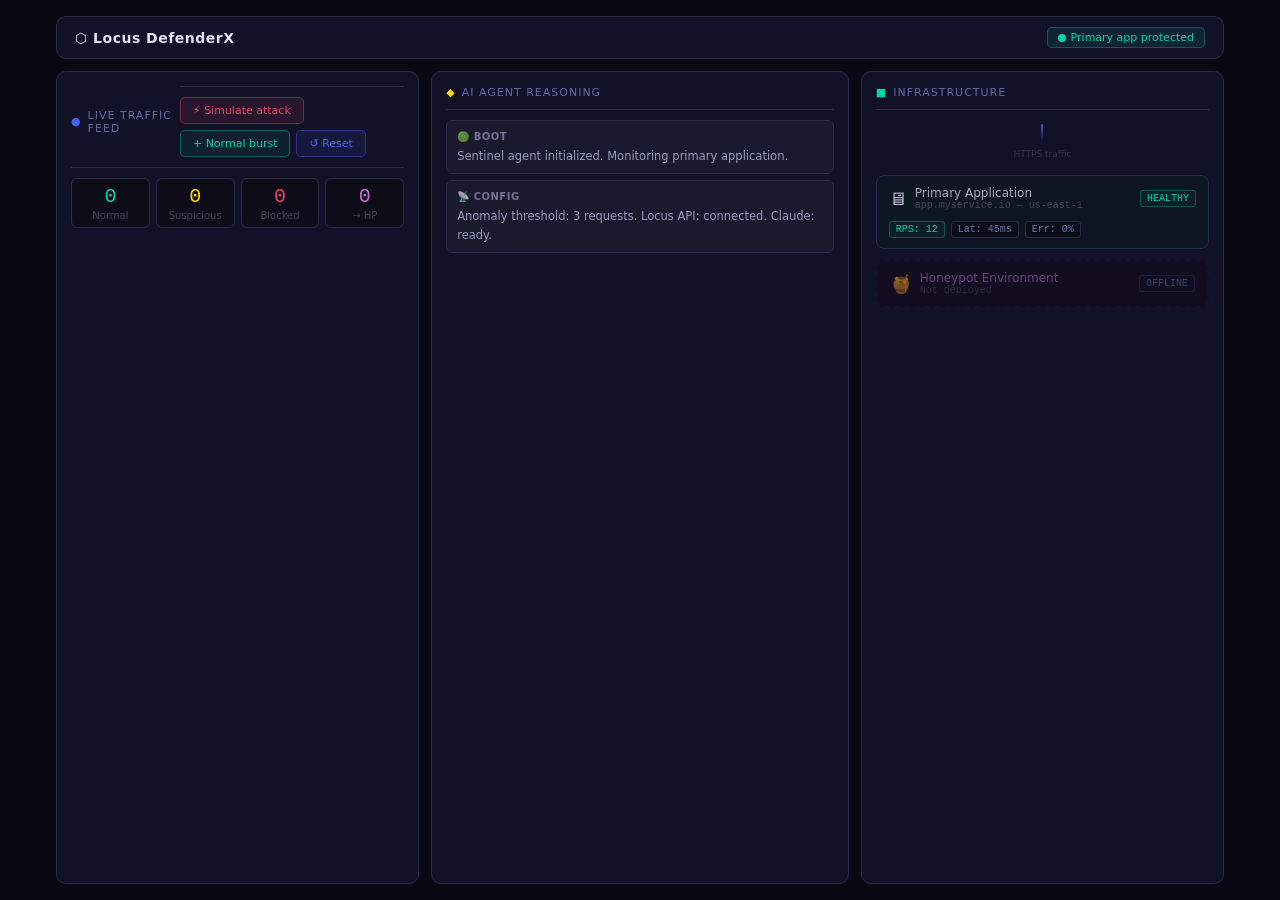
<file: second-website/index.html>
<!DOCTYPE html>
<html lang="en">
<head>
  <meta charset="UTF-8" />
  <meta name="viewport" content="width=device-width, initial-scale=1.0" />
  <title>Locus DefenderX</title>
  <link rel="stylesheet" href="styles.css" />
</head>
<body>
<div id="app">

  <div class="top-bar">
    <span class="logo">⬡ Locus DefenderX</span>
    <div style="flex:1"></div>
    <span class="status-chip chip-ok" id="main-status">
      <span class="dot g" id="main-dot"></span>
      <span id="main-status-txt">Primary app protected</span>
    </span>
    <span class="status-chip chip-hp" id="hp-status" style="display:none">
      <span class="dot" style="background:#d06fd0"></span> Honeypot active
    </span>
  </div>

  <div class="main-grid">

    <!-- Panel 1: Traffic feed -->
    <div class="panel">
      <div class="panel-title"><span style="color:#4361ee">●</span> live traffic feed
        <div class="btn-row">
          <button class="sim-btn btn-atk" onclick="triggerAttack()">⚡ Simulate attack</button>
          <button class="sim-btn btn-norm" onclick="triggerNormal()">+ Normal burst</button>
          <button class="sim-btn btn-reset" onclick="resetSystem()">↺ Reset</button>
        </div>
      </div>
      <div class="counter-row">
        <div class="counter"><div class="counter-val c-g" id="cnt-ok">0</div><div class="counter-lbl">Normal</div></div>
        <div class="counter"><div class="counter-val c-y" id="cnt-sus">0</div><div class="counter-lbl">Suspicious</div></div>
        <div class="counter"><div class="counter-val c-r" id="cnt-atk">0</div><div class="counter-lbl">Blocked</div></div>
        <div class="counter"><div class="counter-val c-p" id="cnt-hp">0</div><div class="counter-lbl">→ HP</div></div>
      </div>
      <div id="traffic-feed" class="traffic-feed"></div>
    </div>

    <!-- Panel 2: AI agent -->
    <div class="panel">
      <div class="panel-title"><span style="color:#ffd60a">◆</span> ai agent reasoning</div>
      <div id="agent-log" class="agent-log"></div>
    </div>

    <!-- Panel 3: Infrastructure -->
    <div class="panel">
      <div class="panel-title"><span style="color:#06d6a0">■</span> infrastructure</div>

      <div class="attacker-box" id="attacker-box">
        ☠ Attacker: <span id="attacker-ip">—</span><br>
        <span style="color:#774455;font-size:10px">Pattern: <span id="attacker-pattern">—</span></span>
      </div>

      <div class="flow-box">
        <div class="flow-line normal" id="flow-line"></div>
        <span style="font-size:9px;color:#334">HTTPS traffic</span>
      </div>

      <div class="infra-box primary-infra" id="primary-box">
        <div style="display:flex;align-items:center;gap:8px">
          <span style="font-size:18px">🖥</span>
          <div>
            <div class="infra-name">Primary Application</div>
            <div class="infra-url">app.myservice.io — us-east-1</div>
          </div>
          <div style="margin-left:auto" id="primary-health" class="stat live">HEALTHY</div>
        </div>
        <div class="infra-stats">
          <span class="stat live" id="stat-rps">RPS: 12</span>
          <span class="stat" id="stat-lat">Lat: 45ms</span>
          <span class="stat" id="stat-err">Err: 0%</span>
        </div>
      </div>

      <div class="reroute-arrow" id="reroute-arrow">↙ attack traffic rerouted ↗</div>

      <div class="infra-box honey-infra" id="honeypot-box">
        <div style="display:flex;align-items:center;gap:8px">
          <span style="font-size:18px">🍯</span>
          <div>
            <div class="infra-name" style="color:#c06fc0">Honeypot Environment</div>
            <div class="infra-url" id="hp-url">Not deployed</div>
          </div>
          <div style="margin-left:auto" id="hp-health" class="stat">OFFLINE</div>
        </div>
        <div class="deploy-status" id="deploy-status">
          <span class="deploy-step" id="step-1">[ ] Locus API: allocate environment</span>
          <span class="deploy-step" id="step-2">[ ] Clone app image → honeypot</span>
          <span class="deploy-step" id="step-3">[ ] Inject deception layer</span>
          <span class="deploy-step" id="step-4">[ ] Update BGP routing table</span>
          <span class="deploy-step" id="step-5">[ ] Honeypot live — rerouting</span>
        </div>
      </div>

      <div class="overlay-msg" id="alert-msg">🚨 ATTACK DETECTED — Deploying honeypot</div>

    </div>

  </div>
</div>

<script>
  const feed     = document.getElementById('traffic-feed');
  const agentLog = document.getElementById('agent-log');

  let counters         = { ok: 0, sus: 0, atk: 0, hp: 0 };
  let honeypotActive   = false;
  let isAnalyzing      = false;
  let attackerIP       = '';
  let attackPattern    = '';
  let suspiciousBuffer = [];

  const normalPaths   = ['/api/users','/','/api/products','/health','/api/orders','/static/main.js','/api/search','/favicon.ico','/api/auth/refresh'];
  const attackPaths   = ["';DROP TABLE users;--",'/../../../etc/passwd','/api/admin/dump','<script>alert(1)<\/script>','/wp-admin/setup-config.php','/.env','/api/users?id=1 OR 1=1','/%00../etc/shadow','/api/exec?cmd=whoami'];
  const attackIPs     = ['185.220.101.47','45.33.32.156','198.54.117.200','94.102.61.10','89.248.165.0'];
  const attackMethods = ['GET','POST','POST','GET'];

  const rand   = arr => arr[Math.floor(Math.random() * arr.length)];
  const randIP = () => `${~~(Math.random()*200+10)}.${~~(Math.random()*255)}.${~~(Math.random()*255)}.${~~(Math.random()*255)}`;
  const ts     = () => new Date().toISOString().slice(11,19);
  const sleep  = ms => new Promise(r => setTimeout(r, ms));

  function addTraffic(type, method, path, ip, extra = '') {
    const el = document.createElement('div');
    el.className = `req ${type}`;
    el.innerHTML =
      `<span style="color:#44446a;font-size:10px">${ts()} ${ip}</span><br>` +
      `<strong>${method}</strong> ${path}` +
      (extra ? `<br><span style="font-size:10px;opacity:.6">${extra}</span>` : '');
    feed.appendChild(el);
    feed.scrollTop = feed.scrollHeight;
    if (feed.children.length > 100) feed.removeChild(feed.firstChild);
  }

  function addLog(type, tag, html) {
    const el = document.createElement('div');
    el.className = `log-entry log-${type}`;
    el.innerHTML = `<span class="tag">${tag}</span>${html}`;
    agentLog.appendChild(el);
    agentLog.scrollTop = agentLog.scrollHeight;
    if (agentLog.children.length > 50) agentLog.removeChild(agentLog.firstChild);
    return el;
  }

  function updateCounters() {
    document.getElementById('cnt-ok').textContent  = counters.ok;
    document.getElementById('cnt-sus').textContent = counters.sus;
    document.getElementById('cnt-atk').textContent = counters.atk;
    document.getElementById('cnt-hp').textContent  = counters.hp;
  }

  function spawnNormal() {
    addTraffic('normal', Math.random() > 0.7 ? 'POST' : 'GET', rand(normalPaths), randIP());
    counters.ok++;
    updateCounters();
    document.getElementById('stat-rps').textContent = `RPS: ${~~(Math.random()*8+8)}`;
    document.getElementById('stat-lat').textContent = `Lat: ${~~(Math.random()*30+35)}ms`;
  }

  function spawnAttack() {
    if (!attackerIP) attackerIP = rand(attackIPs);
    const path    = rand(attackPaths);
    attackPattern = path.length > 22 ? path.slice(0,22) + '…' : path;
    const method  = rand(attackMethods);

    if (honeypotActive) {
      addTraffic('rerouted', method, path, attackerIP, '→ honeypot.locus.io');
      counters.hp++;
    } else {
      addTraffic('suspicious', method, path, attackerIP, '⚠ anomalous pattern');
      counters.sus++;
      suspiciousBuffer.push({ method, path, ip: attackerIP });
      if (suspiciousBuffer.length >= 3 && !isAnalyzing && !honeypotActive) {
        const sample = [...suspiciousBuffer];
        suspiciousBuffer = [];
        addLog('info', '🔍 THRESHOLD HIT', 'Anomaly threshold reached. Escalating to AI analysis.');
        analyzeWithClaude(sample);
      }
    }
    updateCounters();
  }

  async function analyzeWithClaude(sample) {
    isAnalyzing = true;
    const thinkEl = addLog('think', '🤔 ANALYZING',
      `<span class="spinner"></span>Inspecting ${sample.length} suspicious requests<span class="thinking-dots"></span>`
    );
    try {
      const res    = await fetch('/api/analyze', {
        method: 'POST',
        headers: { 'Content-Type': 'application/json' },
        body: JSON.stringify({ trafficSample: sample })
      });
      const result = await res.json();
      thinkEl.remove();
      addLog('think', '🧠 AI VERDICT',
        `<strong>${result.verdict === 'attack' ? '⚠️ ATTACK CONFIRMED' : '✓ Benign traffic'}</strong><br>` +
        `${result.reasoning}<br>` +
        `<span style="opacity:.6;font-size:10px">Confidence: ${result.confidence}% | Type: ${result.attack_type || 'N/A'}</span>`
      );
      if (result.verdict === 'attack') await handleAttack(result);
      else addLog('info', 'ℹ️ DECISION', 'Traffic classified as benign. Monitoring resumed.');
    } catch {
      thinkEl.remove();
      addLog('alert', '⚡ FALLBACK', 'API unreachable — heuristic detection active. Attack confirmed.');
      await handleAttack({ attack_type: 'Multi-vector Attack', confidence: 85, reasoning: 'Heuristic: multiple IOCs matched' });
    }
    isAnalyzing = false;
  }

  async function handleAttack(result) {
    counters.atk++;
    updateCounters();
    document.getElementById('alert-msg').classList.add('show');
    document.getElementById('primary-box').classList.add('under-attack');
    document.getElementById('primary-health').textContent = 'UNDER ATTACK';
    document.getElementById('primary-health').className   = 'stat danger';
    document.getElementById('main-status').className      = 'status-chip chip-atk';
    document.getElementById('main-status-txt').textContent = 'Attack detected';
    document.getElementById('main-dot').className          = 'dot r';
    document.getElementById('attacker-box').classList.add('show');
    document.getElementById('attacker-ip').textContent      = attackerIP;
    document.getElementById('attacker-pattern').textContent = attackPattern;

    addLog('alert', '🚨 EXECUTIVE DECISION',
      `Attack type: <strong>${result.attack_type}</strong><br>Initiating autonomous honeypot deployment.`
    );
    await sleep(700);
    addLog('locus', '📡 LOCUS API CALL',
      `POST /environments/create<br>` +
      `<span style="font-size:10px;opacity:.7">{"type":"mirror","source":"app.myservice.io","deception":true}</span>`
    );
    await deployHoneypot();
  }

  async function deployHoneypot() {
    document.getElementById('deploy-status').classList.add('show');
    const steps = ['step-1','step-2','step-3','step-4','step-5'];
    const done  = [
      '✓ Locus API: environment allocated (eu-west-2)',
      '✓ App image cloned → honeypot-45a2f.locus.io',
      '✓ Deception layer injected (fake data, trackers)',
      '✓ BGP routing table updated',
      '✓ Honeypot live — attack traffic rerouted'
    ];
    for (let i = 0; i < steps.length; i++) {
      const el = document.getElementById(steps[i]);
      el.className   = 'deploy-step active';
      el.textContent = '⏳ ' + el.textContent.slice(4);
      await sleep(600);
      el.className   = 'deploy-step done';
      el.textContent = done[i];
    }
    await sleep(200);
    activateHoneypot();
  }

  function activateHoneypot() {
    honeypotActive = true;
    document.getElementById('honeypot-box').classList.add('active');
    document.getElementById('hp-url').textContent    = 'honeypot-45a2f.locus.io';
    document.getElementById('hp-url').style.color    = '#8855aa';
    document.getElementById('hp-health').textContent = 'LIVE';
    document.getElementById('hp-health').className   = 'stat';
    document.getElementById('hp-health').style.cssText =
      'color:#d06fd0;border-color:rgba(181,23,158,.4);background:rgba(181,23,158,.1);' +
      'font-size:10px;padding:2px 6px;border-radius:3px;font-family:var(--mono)';
    document.getElementById('hp-status').style.display = 'flex';
    document.getElementById('alert-msg').classList.remove('show');
    document.getElementById('reroute-arrow').classList.add('show');
    document.getElementById('flow-line').className = 'flow-line attack';
    document.getElementById('primary-box').classList.remove('under-attack');
    document.getElementById('primary-health').textContent = 'PROTECTED';
    document.getElementById('primary-health').className   = 'stat live';
    document.getElementById('main-status').className      = 'status-chip chip-ok';
    document.getElementById('main-status-txt').textContent = 'Primary app protected';
    document.getElementById('main-dot').className          = 'dot g';

    addLog('action', '✅ HONEYPOT ACTIVE',
      `Mirror env live at <strong>honeypot-45a2f.locus.io</strong><br>` +
      `All traffic from <strong>${attackerIP}</strong> rerouted.<br>` +
      `<span style="opacity:.6;font-size:10px">Attacker is unaware. Primary app restored.</span>`
    );
  }

  function triggerAttack() {
    addLog('info', '📌 MANUAL', 'Simulating attack sequence...');
    attackerIP = rand(attackIPs);
    let i = 0;
    const t = setInterval(() => { spawnAttack(); if (++i >= 6) clearInterval(t); }, 500);
  }

  function triggerNormal() {
    let i = 0;
    const t = setInterval(() => { spawnNormal(); if (++i >= 8) clearInterval(t); }, 180);
  }

  function resetSystem() {
    honeypotActive = false; isAnalyzing = false;
    attackerIP = ''; attackPattern = '';
    counters = { ok:0, sus:0, atk:0, hp:0 };
    suspiciousBuffer = [];
    updateCounters();
    feed.innerHTML = ''; agentLog.innerHTML = '';

    ['honeypot-box','attacker-box','reroute-arrow','alert-msg'].forEach(id =>
      document.getElementById(id).classList.remove('active','show')
    );
    document.getElementById('primary-box').classList.remove('under-attack');
    document.getElementById('primary-health').textContent = 'HEALTHY';
    document.getElementById('primary-health').className   = 'stat live';
    document.getElementById('hp-url').textContent         = 'Not deployed';
    document.getElementById('hp-url').style.color         = '';
    document.getElementById('hp-health').textContent      = 'OFFLINE';
    document.getElementById('hp-health').className        = 'stat';
    document.getElementById('hp-health').style.cssText    = '';
    document.getElementById('hp-status').style.display    = 'none';
    document.getElementById('deploy-status').classList.remove('show');
    document.getElementById('flow-line').className         = 'flow-line normal';
    document.getElementById('main-status').className       = 'status-chip chip-ok';
    document.getElementById('main-status-txt').textContent = 'Primary app protected';
    document.getElementById('main-dot').className          = 'dot g';

    [
      ['step-1','[ ] Locus API: allocate environment'],
      ['step-2','[ ] Clone app image → honeypot'],
      ['step-3','[ ] Inject deception layer'],
      ['step-4','[ ] Update BGP routing table'],
      ['step-5','[ ] Honeypot live — rerouting']
    ].forEach(([id, txt]) => {
      const el = document.getElementById(id);
      el.className = 'deploy-step';
      el.textContent = txt;
    });

    addLog('info','🔄 RESET','System reset. Monitoring resumed.');
  }

  // Boot
  addLog('info','🟢 BOOT','Sentinel agent initialized. Monitoring primary application.');
  addLog('info','📡 CONFIG','Anomaly threshold: 3 requests. Locus API: connected. Claude: ready.');
  setInterval(() => { if (Math.random() > 0.35) spawnNormal(); }, 1300);
</script>
</body>
</html>
</file>
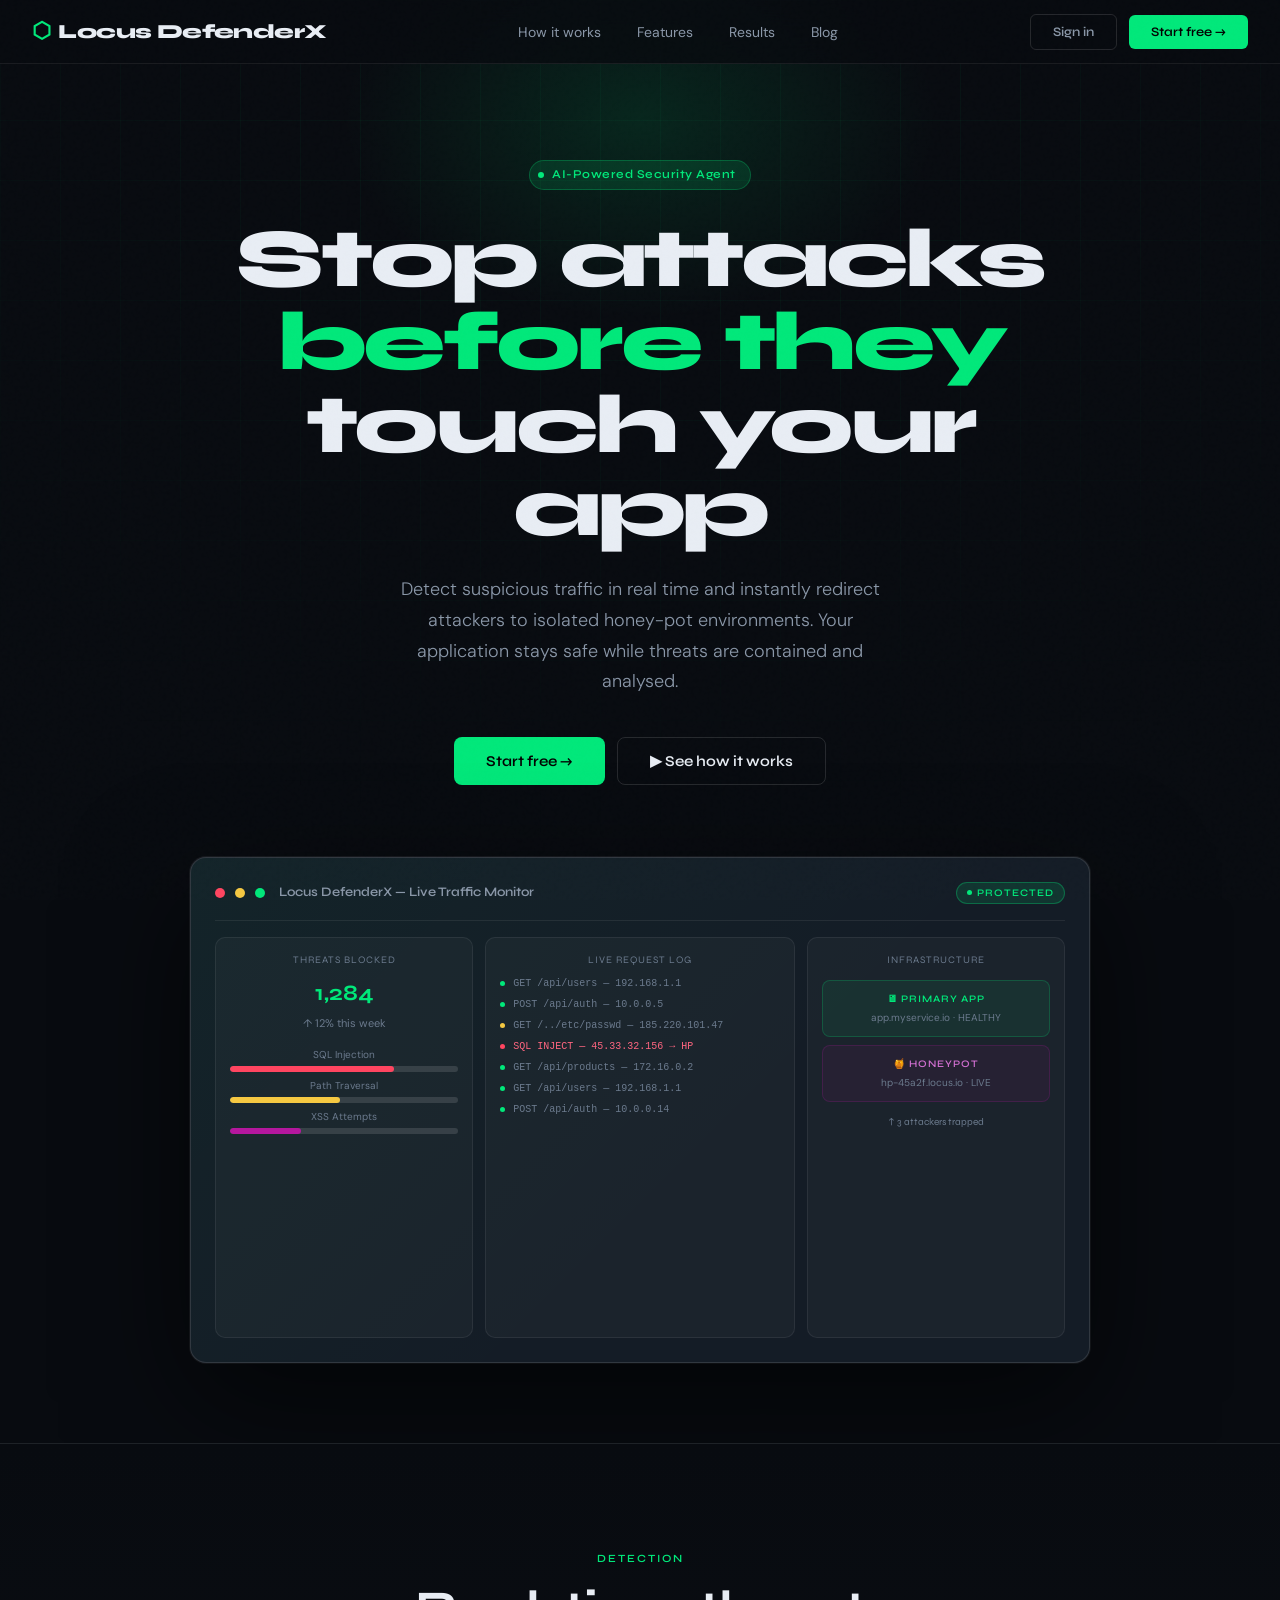
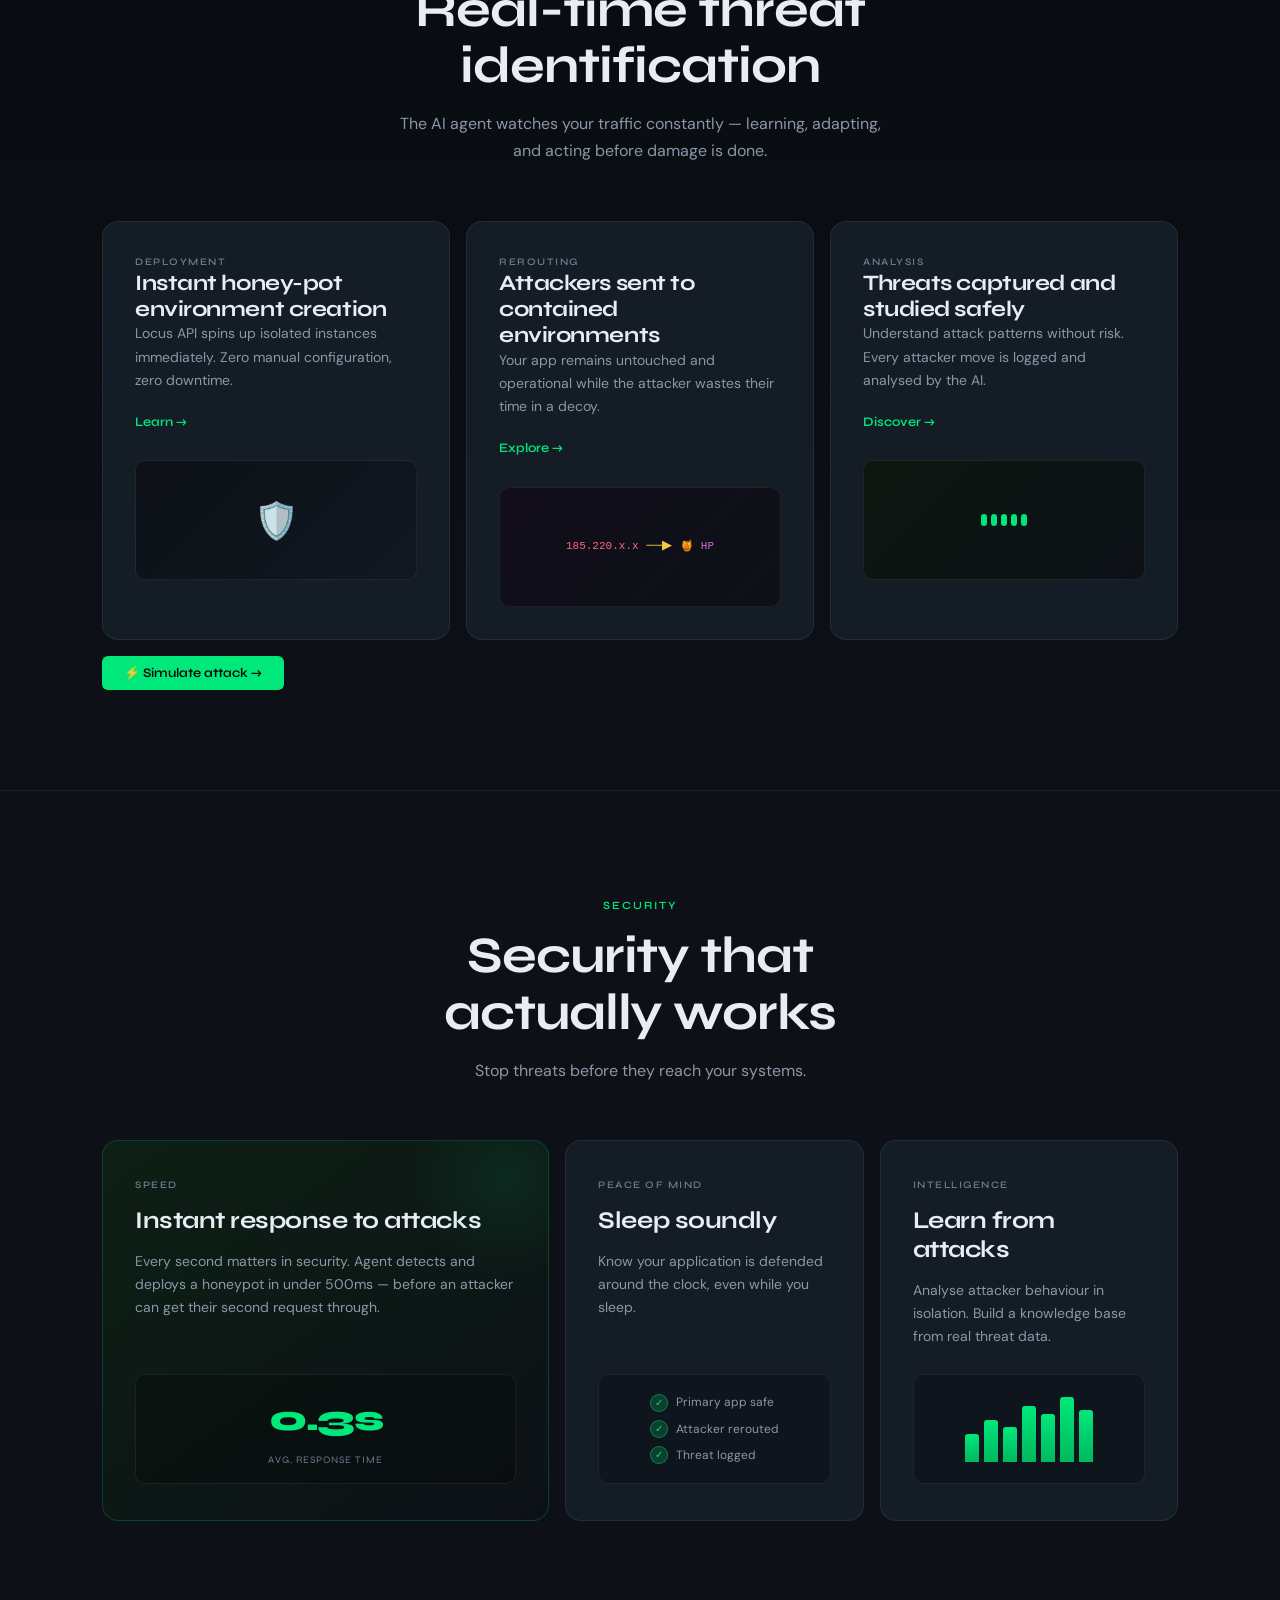
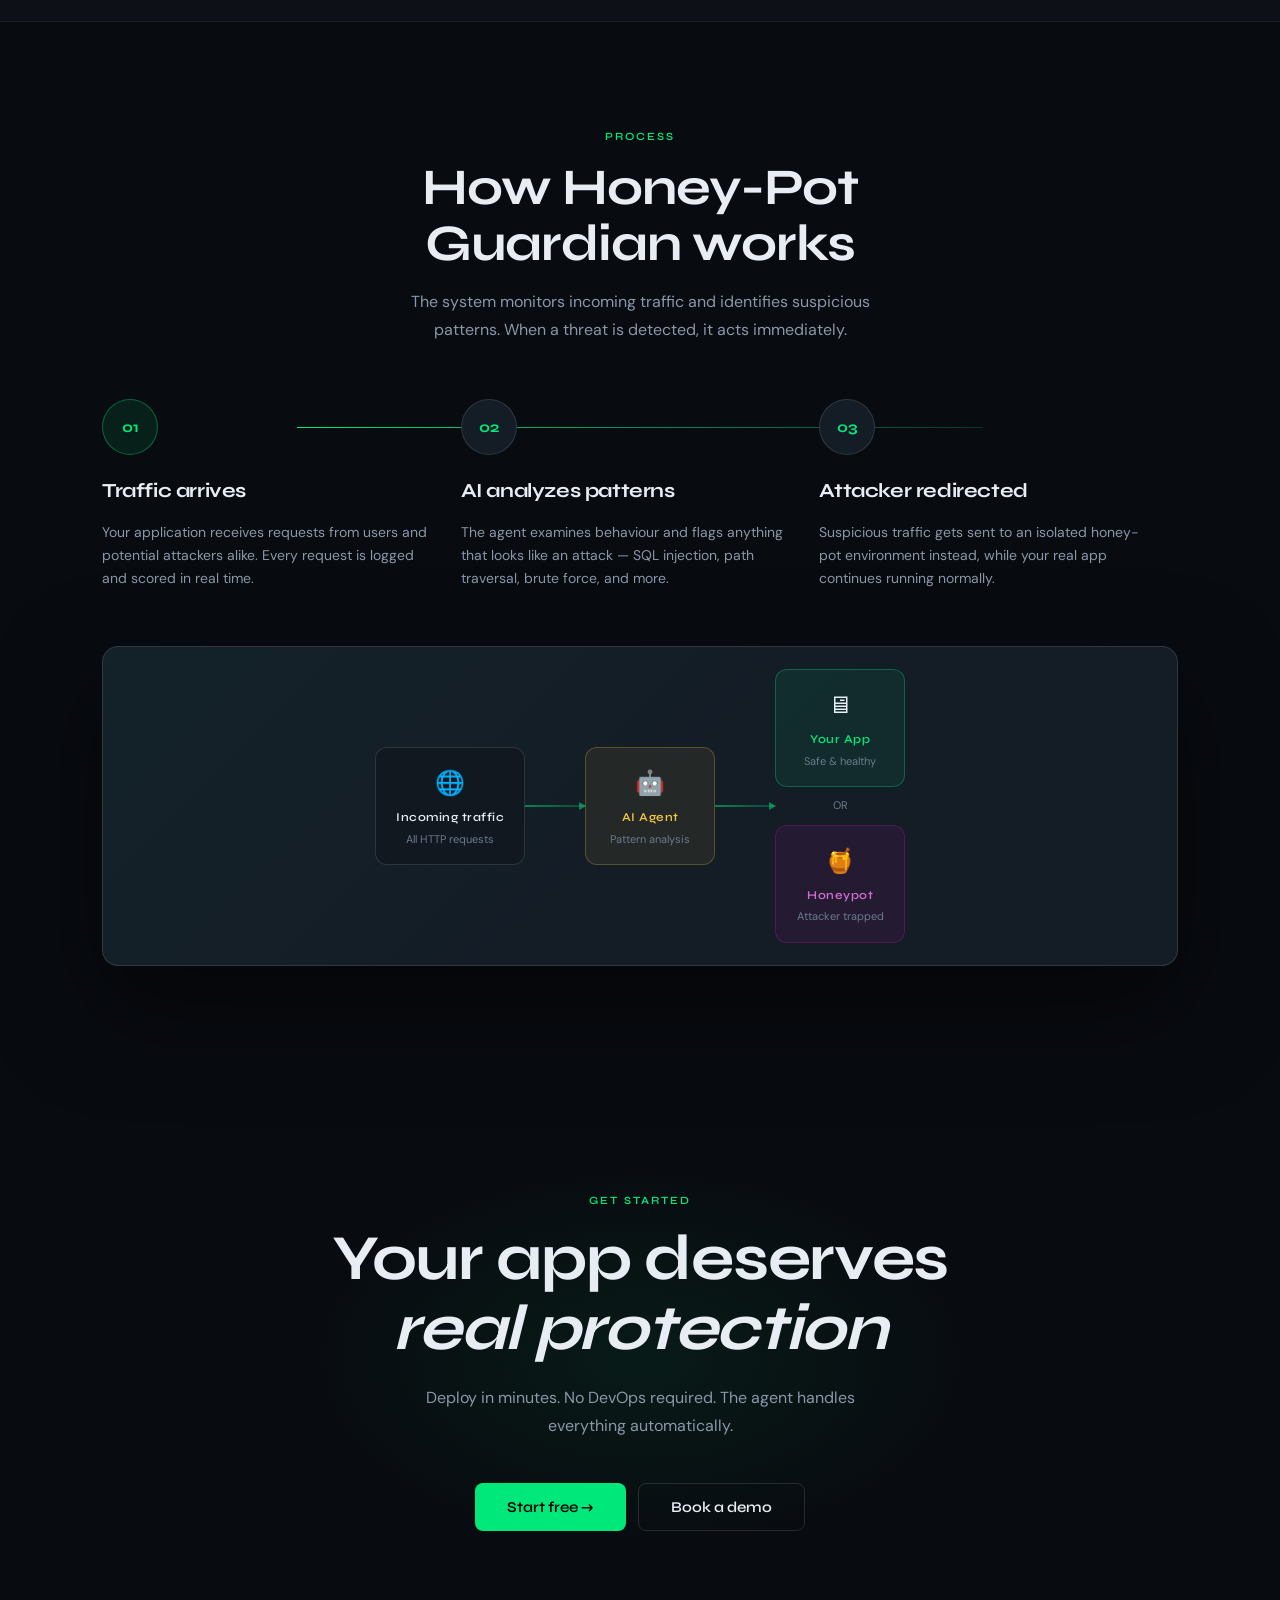
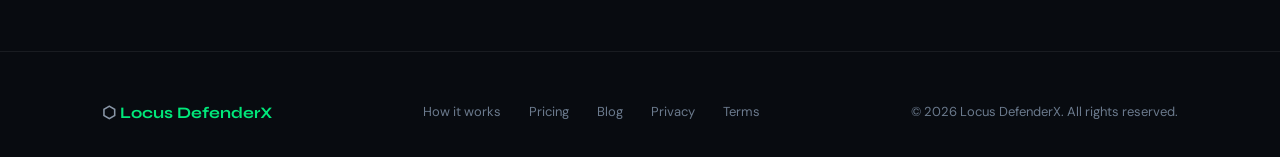
<file: intex.html>
<!DOCTYPE html>
<html lang="en">
<head>
  <meta charset="UTF-8" />
  <meta name="viewport" content="width=device-width, initial-scale=1.0" />
  <title>Locus DefenderX — Stop Attacks Before They Touch Your App</title>
  <link rel="preconnect" href="https://fonts.googleapis.com" />
  <link rel="preconnect" href="https://fonts.gstatic.com" crossorigin />
  <link href="https://fonts.googleapis.com/css2?family=Syne:wght@400;500;600;700;800&family=DM+Sans:wght@300;400;500&display=swap" rel="stylesheet" />
  <link rel="stylesheet" href="style.css" />
</head>
<body>

<!-- ── NAV ──────────────────────────────────────── -->
<nav>
  <div class="nav-logo">
    <span class="hex">⬡</span> Locus DefenderX
  </div>
  <ul class="nav-links">
    <li><a href="#how-it-works">How it works</a></li>
    <li><a href="#features">Features</a></li>
    <li><a href="#results">Results</a></li>
    <li><a href="#">Blog</a></li>
  </ul>
  <div class="nav-right">
    <button class="btn btn-ghost">Sign in</button>
    <button class="btn btn-primary">Start free →</button>
  </div>
</nav>

<!-- ── HERO ─────────────────────────────────────── -->
<section class="hero">
  <div class="hero-bg-grid"></div>
  <div class="hero-glow"></div>
  <div class="container">
    <div class="reveal">
      <div class="hero-eyebrow">
        <span class="pulse"></span> AI-Powered Security Agent
      </div>
    </div>
    <h1 class="reveal reveal-delay-1">
      Stop attacks<br><em>before they</em><br>touch your app
    </h1>
    <p class="hero-sub reveal reveal-delay-2">
      Detect suspicious traffic in real time and instantly redirect attackers to isolated honey-pot environments. Your application stays safe while threats are contained and analysed.
    </p>
    <div class="hero-ctas reveal reveal-delay-3">
      <button class="btn btn-primary btn-lg">Start free →</button>
      <button class="btn btn-outline btn-lg">▶ See how it works</button>
    </div>

    <div class="hero-visual reveal reveal-delay-4">
      <div class="hero-visual-inner">
        <div class="hero-dashboard">
          <div class="hd-bar">
            <div class="hd-dot" style="background:#ff4560"></div>
            <div class="hd-dot" style="background:#f5c842"></div>
            <div class="hd-dot" style="background:#00e87a"></div>
            <span class="hd-title">Locus DefenderX — Live Traffic Monitor</span>
            <div class="hd-badge"><span class="pulse" style="width:5px;height:5px;border-radius:50%;background:var(--acc);display:inline-block"></span> PROTECTED</div>
          </div>
          <div class="hd-grid">
            <div class="hd-panel">
              <div class="hd-panel-title">Threats blocked</div>
              <div class="hd-stat">1,284</div>
              <div style="font-size:11px;color:var(--muted);margin-top:-4px">↑ 12% this week</div>
              <div style="margin-top:6px;display:flex;flex-direction:column;gap:6px">
                <div>
                  <div style="font-size:10px;color:var(--muted);margin-bottom:3px">SQL Injection</div>
                  <div class="hd-line"><div class="hd-line-fill" style="width:72%;background:var(--red)"></div></div>
                </div>
                <div>
                  <div style="font-size:10px;color:var(--muted);margin-bottom:3px">Path Traversal</div>
                  <div class="hd-line"><div class="hd-line-fill" style="width:48%;background:var(--yellow)"></div></div>
                </div>
                <div>
                  <div style="font-size:10px;color:var(--muted);margin-bottom:3px">XSS Attempts</div>
                  <div class="hd-line"><div class="hd-line-fill" style="width:31%;background:#b5179e"></div></div>
                </div>
              </div>
            </div>
            <div class="hd-panel">
              <div class="hd-panel-title">Live request log</div>
              <div class="hd-log" id="hero-log">
                <div class="hd-log-row"><div class="hd-log-dot" style="background:#00e87a"></div><span>GET /api/users — 192.168.1.1</span></div>
                <div class="hd-log-row"><div class="hd-log-dot" style="background:#00e87a"></div><span>POST /api/auth — 10.0.0.5</span></div>
                <div class="hd-log-row"><div class="hd-log-dot" style="background:#f5c842"></div><span>GET /../etc/passwd — 185.220.101.47</span></div>
                <div class="hd-log-row"><div class="hd-log-dot" style="background:#ff4560"></div><span style="color:#ff6680">SQL INJECT — 45.33.32.156 → HP</span></div>
                <div class="hd-log-row"><div class="hd-log-dot" style="background:#00e87a"></div><span>GET /api/products — 172.16.0.2</span></div>
              </div>
            </div>
            <div class="hd-panel">
              <div class="hd-panel-title">Infrastructure</div>
              <div style="display:flex;flex-direction:column;gap:8px;margin-top:4px">
                <div style="background:rgba(0,232,122,0.07);border:1px solid rgba(0,232,122,0.2);border-radius:8px;padding:10px">
                  <div style="font-size:10px;color:var(--acc);font-family:var(--heading);font-weight:600;letter-spacing:1px">🖥 PRIMARY APP</div>
                  <div style="font-size:10px;color:var(--muted);margin-top:3px">app.myservice.io · HEALTHY</div>
                </div>
                <div style="background:rgba(181,23,158,0.07);border:1px solid rgba(181,23,158,0.2);border-radius:8px;padding:10px">
                  <div style="font-size:10px;color:#d06fd0;font-family:var(--heading);font-weight:600;letter-spacing:1px">🍯 HONEYPOT</div>
                  <div style="font-size:10px;color:var(--muted);margin-top:3px">hp-45a2f.locus.io · LIVE</div>
                </div>
                <div style="font-size:10px;color:var(--muted);text-align:center;margin-top:4px;font-family:var(--heading)">↑ 3 attackers trapped</div>
              </div>
            </div>
          </div>
        </div>
      </div>
    </div>
  </div>
</section>

<!-- ── DETECTION SECTION ─────────────────────────── -->
<section class="detection" id="features">
  <div class="container">
    <div class="text-center">
      <span class="tag reveal">Detection</span>
      <h2 class="section-heading reveal reveal-delay-1">Real-time threat<br>identification</h2>
      <p class="section-sub reveal reveal-delay-2">The AI agent watches your traffic constantly — learning, adapting, and acting before damage is done.</p>
    </div>

    <div class="feature-cards">
      <div class="feature-card reveal reveal-delay-1">
      <a href="https://github.com/whxitte/Honeypot" target="_blank">
        <div class="fc-tag">Deployment</div>
        <div class="fc-title">Instant honey-pot environment creation</div>
        <div class="fc-body">Locus API spins up isolated instances immediately. Zero manual configuration, zero downtime.</div>
        <a href="https://github.com/whxitte/Honeypot" target="_blank" class="ext-link">Learn →</a>
        <div class="fc-visual fc-visual-1">
          <div class="anim-shield">🛡️</div>
        </div>
      </a>
      </div>
      <div class="feature-card reveal reveal-delay-2">
        <a href="https://www.splunk.com/en_us/blog/learn/cybersecurity-honeypots.html" target="_blank">
        <div class="fc-tag">Rerouting</div>
        <div class="fc-title">Attackers sent to contained environments</div>
        <div class="fc-body">Your app remains untouched and operational while the attacker wastes their time in a decoy.</div>
        <a href="https://www.splunk.com/en_us/blog/learn/cybersecurity-honeypots.html" target="_blank" class="ext-link">Explore →</a>
        <div class="fc-visual fc-visual-2">
          <div class="anim-redirect">
            <span style="color:#ff6680;font-size:11px">185.220.x.x</span>
            <span class="arr" style="color:var(--yellow)">──▶</span>
            <span style="color:#d06fd0;font-size:11px">🍯 HP</span>
          </div>
        </div>
        </a>
      </div>
      <div class="feature-card reveal reveal-delay-3">
        <a href="https://blog.udemy.com/honeypots-in-cybersecurity/" target="_blank">
        <div class="fc-tag">Analysis</div>
        <div class="fc-title">Threats captured and studied safely</div>
        <div class="fc-body">Understand attack patterns without risk. Every attacker move is logged and analysed by the AI.</div>
        <a href="https://blog.udemy.com/honeypots-in-cybersecurity/" target="_blank" class="ext-link">Discover →</a>
        <div class="fc-visual fc-visual-3">
          <div class="anim-scan">
            <div class="bar" style="height:12px"></div>
            <div class="bar" style="height:12px"></div>
            <div class="bar" style="height:12px"></div>
            <div class="bar" style="height:12px"></div>
            <div class="bar" style="height:12px"></div>
          </div>
        </div>
        </a>
      </div>
      <div class="sim">
        <a href="second-website/index.html" target="_blank"><button class="btn btn-primary">⚡ Simulate attack →</button></a>
      </div>
    </div>
  </div>
</section>

<!-- ── SECURITY SECTION ──────────────────────────── -->
<section class="security">
  <div class="container">
    <div class="text-center">
      <span class="tag reveal">Security</span>
      <h2 class="section-heading reveal reveal-delay-1">Security that<br>actually works</h2>
      <p class="section-sub reveal reveal-delay-2">Stop threats before they reach your systems.</p>
    </div>

    <div class="security-grid">
      <div class="sec-card featured reveal reveal-delay-1">
        <div class="sc-tag">Speed</div>
        <div class="sc-title">Instant response to attacks</div>
        <div class="sc-body">Every second matters in security. Agent detects and deploys a honeypot in under 500ms — before an attacker can get their second request through.</div>
        <!-- <a href="#" class="sc-link">Act →</a> -->
        <div class="sc-visual">
          <div style="text-align:center">
            <div class="anim-timer" id="timer-display">0.3s</div>
            <div style="font-size:10px;color:var(--muted);margin-top:4px;font-family:var(--heading);letter-spacing:1px">AVG. RESPONSE TIME</div>
          </div>
        </div>
      </div>
      <div class="sec-card reveal reveal-delay-2">
        <div class="sc-tag">Peace of mind</div>
        <div class="sc-title">Sleep soundly</div>
        <div class="sc-body">Know your application is defended around the clock, even while you sleep.</div>
        <!-- <a href="#" class="sc-link">Rest →</a> -->
        <div class="sc-visual">
          <div class="anim-check">
            <div class="check-row"><div class="check-icon">✓</div><span>Primary app safe</span></div>
            <div class="check-row"><div class="check-icon">✓</div><span>Attacker rerouted</span></div>
            <div class="check-row"><div class="check-icon">✓</div><span>Threat logged</span></div>
          </div>
        </div>
      </div>
      <div class="sec-card reveal reveal-delay-3">
        <!-- <a href="https://www.vectra.ai/topics/attacker-behavior" target="_blank"> -->
        <div class="sc-tag">Intelligence</div>
        <div class="sc-title">Learn from attacks</div>
        <div class="sc-body">Analyse attacker behaviour in isolation. Build a knowledge base from real threat data.</div>
        <!-- <a href="https://www.vectra.ai/topics/attacker-behavior" target="_blank" class="ext-link">Study →</a> -->
        <div class="sc-visual">
          <div class="anim-chart">
            <div class="chart-bar" style="height:28px"></div>
            <div class="chart-bar" style="height:42px"></div>
            <div class="chart-bar" style="height:35px"></div>
            <div class="chart-bar" style="height:56px"></div>
            <div class="chart-bar" style="height:48px"></div>
            <div class="chart-bar" style="height:65px"></div>
            <div class="chart-bar" style="height:52px"></div>
          </div>
        </div>
        <!-- </a> -->
      </div>
    </div>
  </div>
</section>

<!-- ── PROCESS SECTION ───────────────────────────── -->
<section class="process" id="how-it-works">
  <div class="container">
    <div class="text-center">
      <span class="tag reveal">Process</span>
      <h2 class="section-heading reveal reveal-delay-1">How Honey-Pot<br>Guardian works</h2>
      <p class="section-sub reveal reveal-delay-2">The system monitors incoming traffic and identifies suspicious patterns. When a threat is detected, it acts immediately.</p>
    </div>

    <div class="process-steps">
      <div class="process-step reveal reveal-delay-1">
        <div class="ps-num">01</div>
        <div class="ps-title">Traffic arrives</div>
        <div class="ps-body">Your application receives requests from users and potential attackers alike. Every request is logged and scored in real time.</div>
      </div>
      <div class="process-step reveal reveal-delay-2">
        <div class="ps-num">02</div>
        <div class="ps-title">AI analyzes patterns</div>
        <div class="ps-body">The agent examines behaviour and flags anything that looks like an attack — SQL injection, path traversal, brute force, and more.</div>
      </div>
      <div class="process-step reveal reveal-delay-3">
        <div class="ps-num">03</div>
        <div class="ps-title">Attacker redirected</div>
        <div class="ps-body">Suspicious traffic gets sent to an isolated honey-pot environment instead, while your real app continues running normally.</div>
      </div>
    </div>

    <div class="process-visual reveal">
      <div class="flow-diagram">
        <div class="flow-node">
          <div class="fn-box">
            <div class="fn-icon">🌐</div>
            <div class="fn-label">Incoming traffic</div>
            <div class="fn-sub">All HTTP requests</div>
          </div>
        </div>
        <div class="flow-arrow"></div>
        <div class="flow-node">
          <div class="fn-box" style="background:rgba(245,200,66,0.07);border-color:rgba(245,200,66,0.25)">
            <div class="fn-icon">🤖</div>
            <div class="fn-label" style="color:var(--yellow)">AI Agent</div>
            <div class="fn-sub">Pattern analysis</div>
          </div>
        </div>
        <div class="flow-arrow"></div>
        <div class="flow-node" style="display:flex;flex-direction:column;gap:10px">
          <div class="fn-box safe">
            <div class="fn-icon">🖥</div>
            <div class="fn-label" style="color:var(--acc)">Your App</div>
            <div class="fn-sub">Safe &amp; healthy</div>
          </div>
          <div style="font-size:11px;color:var(--muted);text-align:center">OR</div>
          <div class="fn-box target">
            <div class="fn-icon">🍯</div>
            <div class="fn-label" style="color:#d06fd0">Honeypot</div>
            <div class="fn-sub">Attacker trapped</div>
          </div>
        </div>
      </div>
    </div>
  </div>
</section>

<!-- ── TESTIMONIALS ────────────────────────────────
<section class="testimonials" id="results">
  <div class="container">
    <div class="text-center">
      <span class="tag reveal">Real results</span>
      <h2 class="section-heading reveal reveal-delay-1">Teams trust<br>Honey-Pot Guardian</h2>
    </div>

    <div class="testi-grid">
      <div class="testi-card reveal reveal-delay-1">
        <div class="stars">★★★★★</div>
        <div class="testi-quote">"We stopped <strong>three major attacks</strong> in the first month without any disruption to our users."</div>
        <div class="testi-author">
          <div class="author-avatar" style="background:rgba(0,232,122,0.15);color:var(--acc)">SQ</div>
          <div>
            <div class="author-name">Sarah Qian</div>
            <div class="author-role">Security lead, TechNow</div>
          </div>
        </div>
      </div>
      <div class="testi-card reveal reveal-delay-2">
        <div class="stars">★★★★★</div>
        <div class="testi-quote">"The speed of response is incredible. <strong>Threats are contained</strong> before we even finish our morning coffee."</div>
        <div class="testi-author">
          <div class="author-avatar" style="background:rgba(245,200,66,0.12);color:var(--yellow)">MR</div>
          <div>
            <div class="author-name">Marcus Rodrigues</div>
            <div class="author-role">CTO, Datastream Systems</div>
          </div>
        </div>
      </div>
      <div class="testi-card reveal reveal-delay-3">
        <div class="stars">★★★★★</div>
        <div class="testi-quote">"Finally, a solution that <strong>doesn't slow down</strong> our application while keeping us safe."</div>
        <div class="testi-author">
          <div class="author-avatar" style="background:rgba(181,23,158,0.12);color:#d06fd0">SV</div>
          <div>
            <div class="author-name">Steve Volkov</div>
            <div class="author-role">Founder, CloudShield Inc</div>
          </div>
        </div>
      </div>
    </div>
  </div>
</section> -->

<!-- ── CTA ───────────────────────────────────────── -->
<section class="cta-section">
  <div class="container">
    <span class="tag reveal">Get started</span>
    <h2 class="section-heading reveal reveal-delay-1">Your app deserves<br><em>real protection</em></h2>
    <p class="section-sub reveal reveal-delay-2">Deploy in minutes. No DevOps required. The agent handles everything automatically.</p>
    <div class="cta-btns reveal reveal-delay-3">
      <button class="btn btn-primary btn-lg">Start free →</button>
      <button class="btn btn-outline btn-lg">Book a demo</button>
    </div>
  </div>
</section>

<!-- ── FOOTER ────────────────────────────────────── -->
<footer>
  <div class="container">
    <div class="footer-inner">
      <div class="footer-logo">⬡ <span>Locus DefenderX</span></div>
      <div class="footer-links">
        <a href="#">How it works</a>
        <a href="#">Pricing</a>
        <a href="#">Blog</a>
        <a href="#">Privacy</a>
        <a href="#">Terms</a>
      </div>
      <div class="footer-copy">© 2026 Locus DefenderX. All rights reserved.</div>
    </div>
  </div>
</footer>

<script>
  // ── Scroll reveal ──────────────────────────────
  const observer = new IntersectionObserver((entries) => {
    entries.forEach(e => {
      if (e.isIntersecting) {
        e.target.classList.add('visible');
        observer.unobserve(e.target);
      }
    });
  }, { threshold: 0.12 });

  document.querySelectorAll('.reveal').forEach(el => observer.observe(el));

  // Trigger hero elements immediately
  setTimeout(() => {
    document.querySelectorAll('.hero .reveal').forEach(el => el.classList.add('visible'));
  }, 100);

  // ── Hero log ticker ────────────────────────────
  const logEntries = [
    { c: '#00e87a', t: 'GET /api/users — 192.168.1.1' },
    { c: '#00e87a', t: 'POST /api/auth — 10.0.0.14' },
    { c: '#f5c842', t: "GET ';DROP TABLE users;-- — 45.33.32.156" },
    { c: '#ff4560', t: 'PATH TRAVERSAL → HP rerouted' },
    { c: '#00e87a', t: 'GET /api/products — 172.16.0.8' },
    { c: '#00e87a', t: 'GET /health — 192.168.0.5' },
    { c: '#f5c842', t: 'GET /.env — 185.220.101.47' },
    { c: '#ff4560', t: 'XSS INJECT → HP rerouted' },
    { c: '#00e87a', t: 'POST /api/orders — 10.0.1.3' },
  ];
  let logIdx = 0;
  const heroLog = document.getElementById('hero-log');
  setInterval(() => {
    if (!heroLog) return;
    const entry = logEntries[logIdx % logEntries.length];
    logIdx++;
    const row = document.createElement('div');
    row.className = 'hd-log-row';
    row.innerHTML = `<div class="hd-log-dot" style="background:${entry.c}"></div><span style="color:${entry.c === '#ff4560' ? '#ff6680' : ''}">${entry.t}</span>`;
    heroLog.appendChild(row);
    if (heroLog.children.length > 7) heroLog.removeChild(heroLog.firstChild);
    heroLog.scrollTop = heroLog.scrollHeight;
  }, 1400);

  // ── Timer counter animation ────────────────────
  const timerEl = document.getElementById('timer-display');
  const timerVals = ['0.3s', '0.4s', '0.2s', '0.5s', '0.3s'];
  let ti = 0;
  setInterval(() => {
    if (!timerEl) return;
    timerEl.style.opacity = '0.3';
    setTimeout(() => {
      timerEl.textContent = timerVals[ti % timerVals.length];
      timerEl.style.opacity = '1';
      ti++;
    }, 200);
  }, 2200);
  if (timerEl) timerEl.style.transition = 'opacity 0.2s';

  // ── Nav shrink on scroll ───────────────────────
  window.addEventListener('scroll', () => {
    const nav = document.querySelector('nav');
    if (window.scrollY > 60) {
      nav.style.borderBottomColor = 'rgba(255,255,255,0.1)';
    } else {
      nav.style.borderBottomColor = 'rgba(255,255,255,0.07)';
    }
  });
</script>
</body>
</html>
</file>
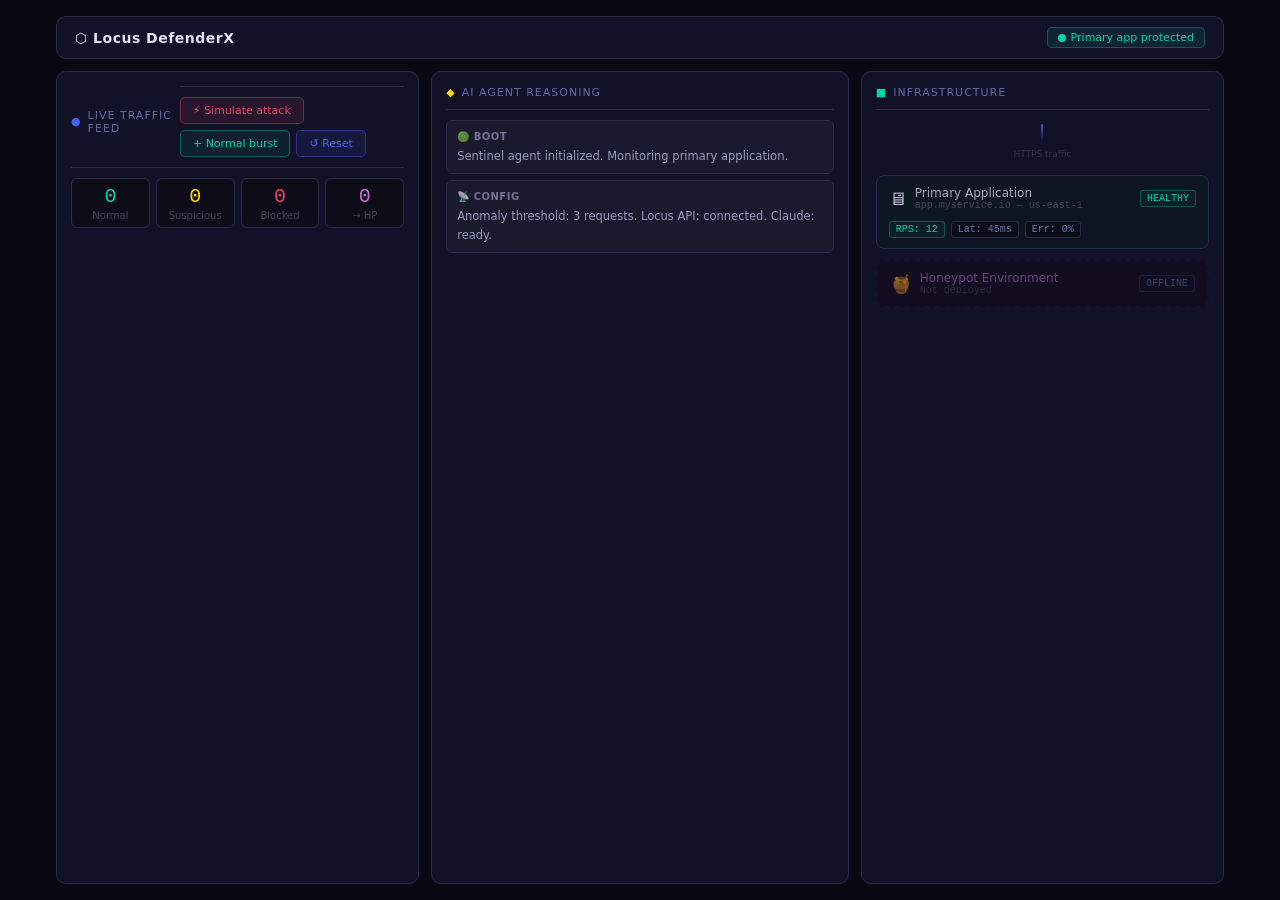
<file: simulate.html>
<!DOCTYPE html>
<html lang="en">
<head>
  <meta charset="UTF-8" />
  <meta name="viewport" content="width=device-width, initial-scale=1.0" />
  <title>Locus DefenderX</title>
  <link rel="stylesheet" href="sim_styles.css" />
</head>
<body>
<div id="app">

  <div class="top-bar">
    <span class="logo">⬡ Locus DefenderX</span>
    <div style="flex:1"></div>
    <span class="status-chip chip-ok" id="main-status">
      <span class="dot g" id="main-dot"></span>
      <span id="main-status-txt">Primary app protected</span>
    </span>
    <span class="status-chip chip-hp" id="hp-status" style="display:none">
      <span class="dot" style="background:#d06fd0"></span> Honeypot active
    </span>
  </div>

  <div class="main-grid">

    <!-- Panel 1: Traffic feed -->
    <div class="panel">
      <div class="panel-title"><span style="color:#4361ee">●</span> live traffic feed
        <div class="btn-row">
          <button class="sim-btn btn-atk" onclick="triggerAttack()">⚡ Simulate attack</button>
          <button class="sim-btn btn-norm" onclick="triggerNormal()">+ Normal burst</button>
          <button class="sim-btn btn-reset" onclick="resetSystem()">↺ Reset</button>
        </div>
      </div>
      <div class="counter-row">
        <div class="counter"><div class="counter-val c-g" id="cnt-ok">0</div><div class="counter-lbl">Normal</div></div>
        <div class="counter"><div class="counter-val c-y" id="cnt-sus">0</div><div class="counter-lbl">Suspicious</div></div>
        <div class="counter"><div class="counter-val c-r" id="cnt-atk">0</div><div class="counter-lbl">Blocked</div></div>
        <div class="counter"><div class="counter-val c-p" id="cnt-hp">0</div><div class="counter-lbl">→ HP</div></div>
      </div>
      <div id="traffic-feed" class="traffic-feed"></div>
    </div>

    <!-- Panel 2: AI agent -->
    <div class="panel">
      <div class="panel-title"><span style="color:#ffd60a">◆</span> ai agent reasoning</div>
      <div id="agent-log" class="agent-log"></div>
    </div>

    <!-- Panel 3: Infrastructure -->
    <div class="panel">
      <div class="panel-title"><span style="color:#06d6a0">■</span> infrastructure</div>

      <div class="attacker-box" id="attacker-box">
        ☠ Attacker: <span id="attacker-ip">—</span><br>
        <span style="color:#774455;font-size:10px">Pattern: <span id="attacker-pattern">—</span></span>
      </div>

      <div class="flow-box">
        <div class="flow-line normal" id="flow-line"></div>
        <span style="font-size:9px;color:#334">HTTPS traffic</span>
      </div>

      <div class="infra-box primary-infra" id="primary-box">
        <div style="display:flex;align-items:center;gap:8px">
          <span style="font-size:18px">🖥</span>
          <div>
            <div class="infra-name">Primary Application</div>
            <div class="infra-url">app.myservice.io — us-east-1</div>
          </div>
          <div style="margin-left:auto" id="primary-health" class="stat live">HEALTHY</div>
        </div>
        <div class="infra-stats">
          <span class="stat live" id="stat-rps">RPS: 12</span>
          <span class="stat" id="stat-lat">Lat: 45ms</span>
          <span class="stat" id="stat-err">Err: 0%</span>
        </div>
      </div>

      <div class="reroute-arrow" id="reroute-arrow">↙ attack traffic rerouted ↗</div>

      <div class="infra-box honey-infra" id="honeypot-box">
        <div style="display:flex;align-items:center;gap:8px">
          <span style="font-size:18px">🍯</span>
          <div>
            <div class="infra-name" style="color:#c06fc0">Honeypot Environment</div>
            <div class="infra-url" id="hp-url">Not deployed</div>
          </div>
          <div style="margin-left:auto" id="hp-health" class="stat">OFFLINE</div>
        </div>
        <div class="deploy-status" id="deploy-status">
          <span class="deploy-step" id="step-1">[ ] Locus API: allocate environment</span>
          <span class="deploy-step" id="step-2">[ ] Clone app image → honeypot</span>
          <span class="deploy-step" id="step-3">[ ] Inject deception layer</span>
          <span class="deploy-step" id="step-4">[ ] Update BGP routing table</span>
          <span class="deploy-step" id="step-5">[ ] Honeypot live — rerouting</span>
        </div>
      </div>

      <div class="overlay-msg" id="alert-msg">🚨 ATTACK DETECTED — Deploying honeypot</div>

    </div>

  </div>
</div>

<script>
  const feed     = document.getElementById('traffic-feed');
  const agentLog = document.getElementById('agent-log');

  let counters         = { ok: 0, sus: 0, atk: 0, hp: 0 };
  let honeypotActive   = false;
  let isAnalyzing      = false;
  let attackerIP       = '';
  let attackPattern    = '';
  let suspiciousBuffer = [];

  const normalPaths   = ['/api/users','/','/api/products','/health','/api/orders','/static/main.js','/api/search','/favicon.ico','/api/auth/refresh'];
  const attackPaths   = ["';DROP TABLE users;--",'/../../../etc/passwd','/api/admin/dump','<script>alert(1)<\/script>','/wp-admin/setup-config.php','/.env','/api/users?id=1 OR 1=1','/%00../etc/shadow','/api/exec?cmd=whoami'];
  const attackIPs     = ['185.220.101.47','45.33.32.156','198.54.117.200','94.102.61.10','89.248.165.0'];
  const attackMethods = ['GET','POST','POST','GET'];

  const rand   = arr => arr[Math.floor(Math.random() * arr.length)];
  const randIP = () => `${~~(Math.random()*200+10)}.${~~(Math.random()*255)}.${~~(Math.random()*255)}.${~~(Math.random()*255)}`;
  const ts     = () => new Date().toISOString().slice(11,19);
  const sleep  = ms => new Promise(r => setTimeout(r, ms));

  function addTraffic(type, method, path, ip, extra = '') {
    const el = document.createElement('div');
    el.className = `req ${type}`;
    el.innerHTML =
      `<span style="color:#44446a;font-size:10px">${ts()} ${ip}</span><br>` +
      `<strong>${method}</strong> ${path}` +
      (extra ? `<br><span style="font-size:10px;opacity:.6">${extra}</span>` : '');
    feed.appendChild(el);
    feed.scrollTop = feed.scrollHeight;
    if (feed.children.length > 100) feed.removeChild(feed.firstChild);
  }

  function addLog(type, tag, html) {
    const el = document.createElement('div');
    el.className = `log-entry log-${type}`;
    el.innerHTML = `<span class="tag">${tag}</span>${html}`;
    agentLog.appendChild(el);
    agentLog.scrollTop = agentLog.scrollHeight;
    if (agentLog.children.length > 50) agentLog.removeChild(agentLog.firstChild);
    return el;
  }

  function updateCounters() {
    document.getElementById('cnt-ok').textContent  = counters.ok;
    document.getElementById('cnt-sus').textContent = counters.sus;
    document.getElementById('cnt-atk').textContent = counters.atk;
    document.getElementById('cnt-hp').textContent  = counters.hp;
  }

  function spawnNormal() {
    addTraffic('normal', Math.random() > 0.7 ? 'POST' : 'GET', rand(normalPaths), randIP());
    counters.ok++;
    updateCounters();
    document.getElementById('stat-rps').textContent = `RPS: ${~~(Math.random()*8+8)}`;
    document.getElementById('stat-lat').textContent = `Lat: ${~~(Math.random()*30+35)}ms`;
  }

  function spawnAttack() {
    if (!attackerIP) attackerIP = rand(attackIPs);
    const path    = rand(attackPaths);
    attackPattern = path.length > 22 ? path.slice(0,22) + '…' : path;
    const method  = rand(attackMethods);

    if (honeypotActive) {
      addTraffic('rerouted', method, path, attackerIP, '→ honeypot.locus.io');
      counters.hp++;
    } else {
      addTraffic('suspicious', method, path, attackerIP, '⚠ anomalous pattern');
      counters.sus++;
      suspiciousBuffer.push({ method, path, ip: attackerIP });
      if (suspiciousBuffer.length >= 3 && !isAnalyzing && !honeypotActive) {
        const sample = [...suspiciousBuffer];
        suspiciousBuffer = [];
        addLog('info', '🔍 THRESHOLD HIT', 'Anomaly threshold reached. Escalating to AI analysis.');
        analyzeWithClaude(sample);
      }
    }
    updateCounters();
  }

  async function analyzeWithClaude(sample) {
    isAnalyzing = true;
    const thinkEl = addLog('think', '🤔 ANALYZING',
      `<span class="spinner"></span>Inspecting ${sample.length} suspicious requests<span class="thinking-dots"></span>`
    );
    try {
      const res    = await fetch('/api/analyze', {
        method: 'POST',
        headers: { 'Content-Type': 'application/json' },
        body: JSON.stringify({ trafficSample: sample })
      });
      const result = await res.json();
      thinkEl.remove();
      addLog('think', '🧠 AI VERDICT',
        `<strong>${result.verdict === 'attack' ? '⚠️ ATTACK CONFIRMED' : '✓ Benign traffic'}</strong><br>` +
        `${result.reasoning}<br>` +
        `<span style="opacity:.6;font-size:10px">Confidence: ${result.confidence}% | Type: ${result.attack_type || 'N/A'}</span>`
      );
      if (result.verdict === 'attack') await handleAttack(result);
      else addLog('info', 'ℹ️ DECISION', 'Traffic classified as benign. Monitoring resumed.');
    } catch {
      thinkEl.remove();
      addLog('alert', '⚡ FALLBACK', 'API unreachable — heuristic detection active. Attack confirmed.');
      await handleAttack({ attack_type: 'Multi-vector Attack', confidence: 85, reasoning: 'Heuristic: multiple IOCs matched' });
    }
    isAnalyzing = false;
  }

  async function handleAttack(result) {
    counters.atk++;
    updateCounters();
    document.getElementById('alert-msg').classList.add('show');
    document.getElementById('primary-box').classList.add('under-attack');
    document.getElementById('primary-health').textContent = 'UNDER ATTACK';
    document.getElementById('primary-health').className   = 'stat danger';
    document.getElementById('main-status').className      = 'status-chip chip-atk';
    document.getElementById('main-status-txt').textContent = 'Attack detected';
    document.getElementById('main-dot').className          = 'dot r';
    document.getElementById('attacker-box').classList.add('show');
    document.getElementById('attacker-ip').textContent      = attackerIP;
    document.getElementById('attacker-pattern').textContent = attackPattern;

    addLog('alert', '🚨 EXECUTIVE DECISION',
      `Attack type: <strong>${result.attack_type}</strong><br>Initiating autonomous honeypot deployment.`
    );
    await sleep(700);
    addLog('locus', '📡 LOCUS API CALL',
      `POST /environments/create<br>` +
      `<span style="font-size:10px;opacity:.7">{"type":"mirror","source":"app.myservice.io","deception":true}</span>`
    );
    await deployHoneypot();
  }

  async function deployHoneypot() {
    document.getElementById('deploy-status').classList.add('show');
    const steps = ['step-1','step-2','step-3','step-4','step-5'];
    const done  = [
      '✓ Locus API: environment allocated (eu-west-2)',
      '✓ App image cloned → honeypot-45a2f.locus.io',
      '✓ Deception layer injected (fake data, trackers)',
      '✓ BGP routing table updated',
      '✓ Honeypot live — attack traffic rerouted'
    ];
    for (let i = 0; i < steps.length; i++) {
      const el = document.getElementById(steps[i]);
      el.className   = 'deploy-step active';
      el.textContent = '⏳ ' + el.textContent.slice(4);
      await sleep(600);
      el.className   = 'deploy-step done';
      el.textContent = done[i];
    }
    await sleep(200);
    activateHoneypot();
  }

  function activateHoneypot() {
    honeypotActive = true;
    document.getElementById('honeypot-box').classList.add('active');
    document.getElementById('hp-url').textContent    = 'honeypot-45a2f.locus.io';
    document.getElementById('hp-url').style.color    = '#8855aa';
    document.getElementById('hp-health').textContent = 'LIVE';
    document.getElementById('hp-health').className   = 'stat';
    document.getElementById('hp-health').style.cssText =
      'color:#d06fd0;border-color:rgba(181,23,158,.4);background:rgba(181,23,158,.1);' +
      'font-size:10px;padding:2px 6px;border-radius:3px;font-family:var(--mono)';
    document.getElementById('hp-status').style.display = 'flex';
    document.getElementById('alert-msg').classList.remove('show');
    document.getElementById('reroute-arrow').classList.add('show');
    document.getElementById('flow-line').className = 'flow-line attack';
    document.getElementById('primary-box').classList.remove('under-attack');
    document.getElementById('primary-health').textContent = 'PROTECTED';
    document.getElementById('primary-health').className   = 'stat live';
    document.getElementById('main-status').className      = 'status-chip chip-ok';
    document.getElementById('main-status-txt').textContent = 'Primary app protected';
    document.getElementById('main-dot').className          = 'dot g';

    addLog('action', '✅ HONEYPOT ACTIVE',
      `Mirror env live at <strong>honeypot-45a2f.locus.io</strong><br>` +
      `All traffic from <strong>${attackerIP}</strong> rerouted.<br>` +
      `<span style="opacity:.6;font-size:10px">Attacker is unaware. Primary app restored.</span>`
    );
  }

  function triggerAttack() {
    addLog('info', '📌 MANUAL', 'Simulating attack sequence...');
    attackerIP = rand(attackIPs);
    let i = 0;
    const t = setInterval(() => { spawnAttack(); if (++i >= 6) clearInterval(t); }, 500);
  }

  function triggerNormal() {
    let i = 0;
    const t = setInterval(() => { spawnNormal(); if (++i >= 8) clearInterval(t); }, 180);
  }

  function resetSystem() {
    honeypotActive = false; isAnalyzing = false;
    attackerIP = ''; attackPattern = '';
    counters = { ok:0, sus:0, atk:0, hp:0 };
    suspiciousBuffer = [];
    updateCounters();
    feed.innerHTML = ''; agentLog.innerHTML = '';

    ['honeypot-box','attacker-box','reroute-arrow','alert-msg'].forEach(id =>
      document.getElementById(id).classList.remove('active','show')
    );
    document.getElementById('primary-box').classList.remove('under-attack');
    document.getElementById('primary-health').textContent = 'HEALTHY';
    document.getElementById('primary-health').className   = 'stat live';
    document.getElementById('hp-url').textContent         = 'Not deployed';
    document.getElementById('hp-url').style.color         = '';
    document.getElementById('hp-health').textContent      = 'OFFLINE';
    document.getElementById('hp-health').className        = 'stat';
    document.getElementById('hp-health').style.cssText    = '';
    document.getElementById('hp-status').style.display    = 'none';
    document.getElementById('deploy-status').classList.remove('show');
    document.getElementById('flow-line').className         = 'flow-line normal';
    document.getElementById('main-status').className       = 'status-chip chip-ok';
    document.getElementById('main-status-txt').textContent = 'Primary app protected';
    document.getElementById('main-dot').className          = 'dot g';

    [
      ['step-1','[ ] Locus API: allocate environment'],
      ['step-2','[ ] Clone app image → honeypot'],
      ['step-3','[ ] Inject deception layer'],
      ['step-4','[ ] Update BGP routing table'],
      ['step-5','[ ] Honeypot live — rerouting']
    ].forEach(([id, txt]) => {
      const el = document.getElementById(id);
      el.className = 'deploy-step';
      el.textContent = txt;
    });

    addLog('info','🔄 RESET','System reset. Monitoring resumed.');
  }

  // Boot
  addLog('info','🟢 BOOT','Sentinel agent initialized. Monitoring primary application.');
  addLog('info','📡 CONFIG','Anomaly threshold: 3 requests. Locus API: connected. Claude: ready.');
  setInterval(() => { if (Math.random() > 0.35) spawnNormal(); }, 1300);
</script>
</body>
</html>
</file>
<file: second-website/styles.css>
/* ================================================
   Sentinel — Agentic Honeypot
   styles.css
   ================================================ */

/* Reset & base */
*, *::before, *::after {
  box-sizing: border-box;
  margin: 0;
  padding: 0;
}

:root {
  --acc:    #e94560;
  --blue:   #4361ee;
  --green:  #06d6a0;
  --yellow: #ffd60a;
  --purple: #b5179e;
  --mono:   'Courier New', monospace;
}

html, body {
  height: 100%;
  background: #090914;
  color: #c2c0d8;
  font-family: system-ui, sans-serif;
}

#app {
  max-width: 1200px;
  margin: 0 auto;
  padding: 16px;
  min-height: 100vh;
  display: flex;
  flex-direction: column;
  gap: 12px;
}

/* ── Top bar ─────────────────────────────────── */

.top-bar {
  background: #111128;
  border: 1px solid #2a2a4a;
  border-radius: 10px;
  padding: 10px 18px;
  display: flex;
  align-items: center;
  gap: 12px;
}

.logo {
  font-size: 14px;
  font-weight: 600;
  color: #e2e2f0;
  letter-spacing: 0.5px;
}

.dot {
  width: 8px;
  height: 8px;
  border-radius: 50%;
  display: inline-block;
}
.dot.g { background: #06d6a0; }
.dot.r { background: #e94560; animation: pulse-r 1s infinite; }
.dot.y { background: #ffd60a; animation: pulse-y 0.8s infinite; }

@keyframes pulse-r {
  0%, 100% { box-shadow: 0 0 0 0 rgba(233, 69, 96, 0.5); }
  50%       { box-shadow: 0 0 0 5px rgba(233, 69, 96, 0); }
}
@keyframes pulse-y {
  0%, 100% { box-shadow: 0 0 0 0 rgba(255, 214, 10, 0.5); }
  50%       { box-shadow: 0 0 0 5px rgba(255, 214, 10, 0); }
}

.status-chip {
  font-size: 11px;
  padding: 3px 10px;
  border-radius: 5px;
  display: flex;
  align-items: center;
  gap: 5px;
}
.chip-ok  { background: rgba(6,214,160,0.1);  color: #06d6a0; border: 1px solid rgba(6,214,160,0.3); }
.chip-atk { background: rgba(233,69,96,0.1);  color: #e94560; border: 1px solid rgba(233,69,96,0.3); }
.chip-hp  { background: rgba(181,23,158,0.12); color: #d06fd0; border: 1px solid rgba(181,23,158,0.3); }

/* ── Layout grid ─────────────────────────────── */

.main-grid {
  display: grid;
  grid-template-columns: 1fr 1.15fr 1fr;
  gap: 12px;
  flex: 1;
}

@media (max-width: 900px) {
  .main-grid { grid-template-columns: 1fr; }
}

.panel {
  background: #111128;
  border: 1px solid #2a2a4a;
  border-radius: 10px;
  padding: 14px;
  display: flex;
  flex-direction: column;
  gap: 10px;
  min-height: 500px;
}

.panel-title {
  font-size: 11px;
  font-weight: 500;
  color: #6666aa;
  letter-spacing: 1px;
  text-transform: uppercase;
  display: flex;
  align-items: center;
  gap: 6px;
  padding-bottom: 10px;
  border-bottom: 1px solid #2a2a4a;
}

/* ── Traffic feed ────────────────────────────── */

.counter-row { display: flex; gap: 6px; }

.counter {
  flex: 1;
  background: #0d0d1a;
  border: 1px solid #2a2a4a;
  border-radius: 6px;
  padding: 6px 4px;
  text-align: center;
}
.counter-val {
  font-size: 20px;
  font-weight: 500;
  font-family: var(--mono);
}
.counter-lbl { font-size: 10px; color: #44445a; margin-top: 2px; }

.c-g { color: #06d6a0; }
.c-y { color: #ffd60a; }
.c-r { color: #e94560; }
.c-p { color: #d06fd0; }

.traffic-feed {
  flex: 1;
  overflow-y: auto;
  display: flex;
  flex-direction: column;
  gap: 4px;
}
.traffic-feed::-webkit-scrollbar { width: 3px; }
.traffic-feed::-webkit-scrollbar-thumb { background: #2a2a4a; border-radius: 3px; }

.req {
  font-size: 11px;
  font-family: var(--mono);
  padding: 5px 8px;
  border-radius: 4px;
  border-left: 3px solid transparent;
  line-height: 1.55;
  animation: slide-in 0.3s ease;
}
@keyframes slide-in {
  from { opacity: 0; transform: translateX(-6px); }
  to   { opacity: 1; transform: translateX(0); }
}

.req.normal     { background: rgba(67,97,238,0.07);  border-left-color: #4361ee; color: #8899cc; }
.req.suspicious { background: rgba(255,214,10,0.07); border-left-color: #ffd60a; color: #ccbb44; }
.req.attack     { background: rgba(233,69,96,0.08);  border-left-color: #e94560; color: #ff6680; }
.req.rerouted   { background: rgba(181,23,158,0.09); border-left-color: #b5179e; color: #c06fc0; }

.btn-row {
  display: flex;
  gap: 6px;
  margin-top: auto;
  padding-top: 10px;
  border-top: 1px solid #2a2a4a;
  flex-wrap: wrap;
}
.sim-btn {
  font-size: 11px;
  padding: 6px 12px;
  border-radius: 5px;
  border: 1px solid;
  cursor: pointer;
  font-family: inherit;
  transition: all 0.2s;
}
.btn-atk   { background: rgba(233,69,96,0.1);  color: #e94560; border-color: rgba(233,69,96,0.4); }
.btn-atk:hover { background: rgba(233,69,96,0.2); }
.btn-reset { background: rgba(67,97,238,0.1);  color: #4361ee; border-color: rgba(67,97,238,0.4); }
.btn-reset:hover { background: rgba(67,97,238,0.2); }
.btn-norm  { background: rgba(6,214,160,0.08); color: #06d6a0; border-color: rgba(6,214,160,0.35); }
.btn-norm:hover  { background: rgba(6,214,160,0.15); }

/* ── Agent log ───────────────────────────────── */

.agent-log {
  flex: 1;
  overflow-y: auto;
  display: flex;
  flex-direction: column;
  gap: 6px;
}
.agent-log::-webkit-scrollbar { width: 3px; }
.agent-log::-webkit-scrollbar-thumb { background: #2a2a4a; border-radius: 3px; }

.log-entry {
  font-size: 11.5px;
  padding: 8px 10px;
  border-radius: 6px;
  line-height: 1.6;
  animation: fade-in 0.35s ease;
}
@keyframes fade-in {
  from { opacity: 0; transform: translateY(4px); }
  to   { opacity: 1; transform: translateY(0); }
}

.log-info   { background: #1a1a2e; color: #9999bb; border: 1px solid #2a2a4a; }
.log-think  { background: rgba(255,214,10,0.06);  color: #ccbb44; border: 1px solid rgba(255,214,10,0.2); }
.log-alert  { background: rgba(233,69,96,0.08);   color: #ff6680; border: 1px solid rgba(233,69,96,0.3); }
.log-action { background: rgba(6,214,160,0.07);   color: #06d6a0; border: 1px solid rgba(6,214,160,0.3); }
.log-locus  { background: rgba(181,23,158,0.09);  color: #d06fd0; border: 1px solid rgba(181,23,158,0.4); }

.tag {
  font-size: 10px;
  font-weight: 600;
  letter-spacing: 0.5px;
  opacity: 0.7;
  margin-bottom: 2px;
  display: block;
}

.spinner {
  display: inline-block;
  width: 8px;
  height: 8px;
  border: 1.5px solid rgba(255, 214, 10, 0.3);
  border-top-color: #ffd60a;
  border-radius: 50%;
  animation: spin 0.6s linear infinite;
  vertical-align: middle;
  margin-right: 4px;
}
@keyframes spin { to { transform: rotate(360deg); } }

.thinking-dots::after {
  content: '...';
  animation: dots 1.2s steps(4, end) infinite;
}
@keyframes dots {
  0%  { content: ''; }
  25% { content: '.'; }
  50% { content: '..'; }
  75% { content: '...'; }
}

/* ── Infrastructure ──────────────────────────── */

.infra-box {
  border-radius: 8px;
  padding: 10px 12px;
  display: flex;
  flex-direction: column;
  gap: 6px;
}

.primary-infra {
  background: #0e1525;
  border: 1px solid #1e2d4a;
}
.primary-infra.under-attack {
  border-color: #e94560;
  animation: border-pulse 1.5s infinite;
}
@keyframes border-pulse {
  0%, 100% { border-color: #e94560; }
  50%       { border-color: rgba(233, 69, 96, 0.25); }
}

.honey-infra {
  background: #130a1c;
  border: 2px dashed #1e1030;
  opacity: 0.5;
  transition: all 0.8s ease;
}
.honey-infra.active {
  border-color: #b5179e;
  border-style: solid;
  opacity: 1;
}

.infra-name { font-size: 12px; font-weight: 500; color: #aab; }
.infra-url  { font-size: 10px; color: #445; font-family: var(--mono); }

.infra-stats {
  display: flex;
  gap: 6px;
  flex-wrap: wrap;
  margin-top: 4px;
}

.stat {
  font-size: 10px;
  padding: 2px 6px;
  border-radius: 3px;
  background: #0d0d1a;
  color: #6677aa;
  border: 1px solid #2a2a4a;
  font-family: var(--mono);
}
.stat.live   { color: #06d6a0; border-color: rgba(6,214,160,0.3);  background: rgba(6,214,160,0.05); }
.stat.danger { color: #e94560; border-color: rgba(233,69,96,0.3);  background: rgba(233,69,96,0.05); }

.attacker-box {
  background: rgba(233, 69, 96, 0.07);
  border: 1px solid rgba(233, 69, 96, 0.22);
  border-radius: 6px;
  padding: 6px 10px;
  font-size: 11px;
  color: #cc4455;
  font-family: var(--mono);
  display: none;
  animation: fade-in 0.3s ease;
}
.attacker-box.show { display: block; }

.deploy-status {
  font-size: 10px;
  color: #445;
  font-family: var(--mono);
  display: none;
  flex-direction: column;
  gap: 3px;
}
.deploy-status.show { display: flex; }

.deploy-step { padding: 2px 0; transition: color 0.3s; }
.deploy-step.done   { color: #06d6a0; }
.deploy-step.active { color: #ffd60a; }

.overlay-msg {
  background: rgba(233, 69, 96, 0.12);
  border: 1px solid rgba(233, 69, 96, 0.45);
  border-radius: 6px;
  padding: 8px 10px;
  font-size: 11px;
  color: #ff6680;
  display: none;
  text-align: center;
  font-weight: 500;
  animation: fade-in 0.3s ease;
}
.overlay-msg.show { display: block; }

.reroute-arrow {
  display: none;
  font-size: 10px;
  color: #b5179e;
  text-align: center;
  padding: 4px 0;
  animation: fade-in 0.5s ease;
}
.reroute-arrow.show { display: block; }

.flow-box { text-align: center; padding: 4px 0; }
.flow-line {
  width: 2px;
  height: 18px;
  margin: 0 auto;
  border-radius: 1px;
  transition: background 0.5s;
}
.flow-line.normal { background: linear-gradient(to bottom, #4361ee, transparent); }
.flow-line.attack { background: linear-gradient(to bottom, #e94560, transparent); }
</file>
<file: style.css>
/* ── Reset ─────────────────────────────────────── */
    *, *::before, *::after { box-sizing: border-box; margin: 0; padding: 0; }
    html { scroll-behavior: smooth; }

    /* ── Tokens ────────────────────────────────────── */
    :root {
      --bg:        #080b10;
      --bg2:       #0d1117;
      --bg3:       #111820;
      --surface:   #141c26;
      --border:    rgba(255,255,255,0.07);
      --border2:   rgba(255,255,255,0.12);
      --acc:       #00e87a;
      --acc2:      #00b85e;
      --acc-dim:   rgba(0,232,122,0.12);
      --acc-glow:  rgba(0,232,122,0.25);
      --text:      #e8edf4;
      --muted:     #6b7a8d;
      --muted2:    #8a97a8;
      --red:       #ff4560;
      --yellow:    #f5c842;
      --heading:   'Syne', sans-serif;
      --body:      'DM Sans', sans-serif;
    }

    body {
      background: var(--bg);
      color: var(--text);
      font-family: var(--body);
      font-size: 16px;
      line-height: 1.6;
      -webkit-font-smoothing: antialiased;
      overflow-x: hidden;
    }

    /* ── Noise overlay ─────────────────────────────── */
    body::before {
      content: '';
      position: fixed;
      inset: 0;
      background-image: url("data:image/svg+xml,%3Csvg viewBox='0 0 256 256' xmlns='http://www.w3.org/2000/svg'%3E%3Cfilter id='noise'%3E%3CfeTurbulence type='fractalNoise' baseFrequency='0.9' numOctaves='4' stitchTiles='stitch'/%3E%3C/filter%3E%3Crect width='100%25' height='100%25' filter='url(%23noise)' opacity='0.04'/%3E%3C/svg%3E");
      pointer-events: none;
      z-index: 9999;
      opacity: 0.4;
    }

    /* ── Utilities ─────────────────────────────────── */
    .container { max-width: 1140px; margin: 0 auto; padding: 0 32px; }
    .tag { font-family: var(--heading); font-size: 11px; font-weight: 600; letter-spacing: 2px; text-transform: uppercase; color: var(--acc); display: inline-block; margin-bottom: 14px; }
    .section-heading { font-family: var(--heading); font-size: clamp(32px, 4vw, 52px); font-weight: 700; line-height: 1.1; letter-spacing: -0.02em; }
    .section-sub { font-size: 16px; color: var(--muted2); max-width: 500px; margin: 16px auto 0; line-height: 1.7; }
    .section-sub.left { margin: 16px 0 0; }
    a { color: inherit; text-decoration: none; }

    /* ── Reveal animation ──────────────────────────── */
    .reveal { opacity: 0; transform: translateY(28px); transition: opacity 0.65s ease, transform 0.65s ease; }
    .reveal.visible { opacity: 1; transform: translateY(0); }
    .reveal-delay-1 { transition-delay: 0.1s; }
    .reveal-delay-2 { transition-delay: 0.2s; }
    .reveal-delay-3 { transition-delay: 0.3s; }
    .reveal-delay-4 { transition-delay: 0.4s; }

    /* ── NAV ───────────────────────────────────────── */
    nav {
      position: fixed;
      top: 0; left: 0; right: 0;
      z-index: 100;
      padding: 0 32px;
      height: 64px;
      display: flex;
      align-items: center;
      justify-content: space-between;
      background: rgba(8,11,16,0.8);
      backdrop-filter: blur(16px);
      border-bottom: 1px solid var(--border);
    }
    .nav-logo {
      font-family: var(--heading);
      font-weight: 800;
      font-size: 20px;
      letter-spacing: -0.03em;
      display: flex;
      align-items: center;
      gap: 8px;
    }
    .nav-logo .hex { color: var(--acc); font-size: 22px; }
    .nav-links {
      display: flex;
      align-items: center;
      gap: 36px;
      list-style: none;
    }
    .nav-links a {
      font-size: 14px;
      font-weight: 400;
      color: var(--muted2);
      transition: color 0.2s;
    }
    .nav-links a:hover { color: var(--text); }
    .nav-right { display: flex; align-items: center; gap: 12px; }
    .btn {
      font-family: var(--heading);
      font-size: 13px;
      font-weight: 600;
      padding: 9px 22px;
      border-radius: 6px;
      cursor: pointer;
      transition: all 0.2s;
      border: none;
      display: inline-flex;
      align-items: center;
      gap: 6px;
    }
    .btn-ghost {
      background: transparent;
      color: var(--muted2);
      border: 1px solid var(--border2);
    }
    .btn-ghost:hover { color: var(--text); border-color: rgba(255,255,255,0.25); }
    .btn-primary {
      background: var(--acc);
      color: #000;
    }
    .btn-primary:hover { background: #00ff88; transform: translateY(-1px); box-shadow: 0 0 28px var(--acc-glow); }
    .btn-outline {
      background: transparent;
      color: var(--text);
      border: 1px solid var(--border2);
    }
    .btn-outline:hover { border-color: var(--acc); color: var(--acc); }
    .btn-lg { font-size: 15px; padding: 14px 32px; border-radius: 8px; }

    /* ── HERO ──────────────────────────────────────── */
    .hero {
      padding: 160px 0 80px;
      text-align: center;
      position: relative;
      overflow: hidden;
    }
    .hero-bg-grid {
      position: absolute;
      inset: 0;
      background-image:
        linear-gradient(rgba(0,232,122,0.04) 1px, transparent 1px),
        linear-gradient(90deg, rgba(0,232,122,0.04) 1px, transparent 1px);
      background-size: 60px 60px;
      mask-image: radial-gradient(ellipse 80% 60% at 50% 0%, black 30%, transparent 100%);
    }
    .hero-glow {
      position: absolute;
      top: -80px; left: 50%;
      transform: translateX(-50%);
      width: 600px; height: 400px;
      background: radial-gradient(ellipse at center, rgba(0,232,122,0.12) 0%, transparent 70%);
      pointer-events: none;
    }
    .hero-eyebrow {
      display: inline-flex;
      align-items: center;
      gap: 8px;
      background: var(--acc-dim);
      border: 1px solid rgba(0,232,122,0.25);
      border-radius: 100px;
      padding: 4px 14px 4px 8px;
      font-size: 12px;
      font-family: var(--heading);
      font-weight: 600;
      letter-spacing: 0.5px;
      color: var(--acc);
      margin-bottom: 28px;
    }
    .hero-eyebrow .pulse {
      width: 6px; height: 6px;
      border-radius: 50%;
      background: var(--acc);
      animation: pulse 2s infinite;
    }
    @keyframes pulse {
      0%, 100% { box-shadow: 0 0 0 0 rgba(0,232,122,0.6); }
      50% { box-shadow: 0 0 0 5px rgba(0,232,122,0); }
    }
    .hero h1 {
      font-family: var(--heading);
      font-size: clamp(44px, 6.5vw, 88px);
      font-weight: 800;
      line-height: 1.0;
      letter-spacing: -0.04em;
      max-width: 820px;
      margin: 0 auto 24px;
    }
    .hero h1 em {
      font-style: normal;
      color: var(--acc);
    }
    .hero-sub {
      font-size: 18px;
      color: var(--muted2);
      max-width: 480px;
      margin: 0 auto 40px;
      line-height: 1.7;
      font-weight: 300;
    }
    .hero-ctas {
      display: flex;
      gap: 12px;
      justify-content: center;
      flex-wrap: wrap;
    }
    .hero-visual {
      margin: 72px auto 0;
      max-width: 900px;
      position: relative;
    }
    .hero-visual-inner {
      background: var(--surface);
      border: 1px solid var(--border2);
      border-radius: 16px;
      overflow: hidden;
      aspect-ratio: 16/9;
      position: relative;
      box-shadow: 0 40px 120px rgba(0,0,0,0.6), 0 0 0 1px var(--border);
    }
    .hero-visual-inner::before {
      content: '';
      position: absolute;
      inset: 0;
      background: linear-gradient(135deg, rgba(0,232,122,0.04) 0%, transparent 60%);
    }

    /* Fake dashboard inside hero */
    .hero-dashboard {
      position: absolute;
      inset: 0;
      padding: 24px;
      display: flex;
      flex-direction: column;
      gap: 16px;
    }
    .hd-bar {
      display: flex;
      align-items: center;
      gap: 10px;
      padding-bottom: 16px;
      border-bottom: 1px solid var(--border);
    }
    .hd-dot { width: 10px; height: 10px; border-radius: 50%; }
    .hd-title { font-family: var(--heading); font-size: 13px; font-weight: 600; color: var(--muted2); margin-left: 4px; }
    .hd-badge { margin-left: auto; background: var(--acc-dim); border: 1px solid rgba(0,232,122,0.3); color: var(--acc); font-size: 10px; font-family: var(--heading); font-weight: 600; padding: 2px 10px; border-radius: 100px; letter-spacing: 1px; display: flex; align-items: center; gap: 5px; }
    .hd-grid { display: grid; grid-template-columns: 1fr 1.2fr 1fr; gap: 12px; flex: 1; }
    .hd-panel { background: rgba(255,255,255,0.03); border: 1px solid var(--border); border-radius: 10px; padding: 14px; display: flex; flex-direction: column; gap: 8px; }
    .hd-panel-title { font-size: 10px; font-family: var(--heading); color: var(--muted); letter-spacing: 1px; text-transform: uppercase; }
    .hd-line { height: 6px; border-radius: 3px; background: var(--border2); overflow: hidden; }
    .hd-line-fill { height: 100%; border-radius: 3px; }
    .hd-stat { font-family: var(--heading); font-size: 22px; font-weight: 700; color: var(--acc); }
    .hd-log { display: flex; flex-direction: column; gap: 5px; flex: 1; overflow: hidden; }
    .hd-log-row { display: flex; align-items: center; gap: 8px; font-size: 10px; font-family: 'Courier New', monospace; color: var(--muted); animation: log-slide 0.3s ease; }
    @keyframes log-slide { from { opacity: 0; transform: translateX(-4px); } to { opacity: 1; } }
    .hd-log-dot { width: 5px; height: 5px; border-radius: 50%; flex-shrink: 0; }

    /* ── SECTION SHARED ────────────────────────────── */
    section { padding: 100px 0; }
    .text-center { text-align: center; }

    /* ── DETECTION SECTION ─────────────────────────── */
    .detection {
      background: linear-gradient(180deg, var(--bg) 0%, var(--bg2) 100%);
      border-top: 1px solid var(--border);
    }
    .feature-cards {
      display: grid;
      grid-template-columns: repeat(3, 1fr);
      gap: 16px;
      margin-top: 56px;
    }
    .feature-card {
      background: var(--surface);
      border: 1px solid var(--border);
      border-radius: 16px;
      padding: 32px;
      display: flex;
      flex-direction: column;
      gap: 12px;
      transition: border-color 0.3s, transform 0.3s, box-shadow 0.3s;
      position: relative;
      overflow: hidden;
    }
    .feature-card::before {
      content: '';
      position: absolute;
      top: 0; left: 0; right: 0;
      height: 1px;
      background: linear-gradient(90deg, transparent, var(--acc), transparent);
      opacity: 0;
      transition: opacity 0.3s;
    }
    .feature-card:hover { border-color: rgba(0,232,122,0.25); transform: translateY(-4px); box-shadow: 0 20px 60px rgba(0,0,0,0.4); }
    .feature-card:hover::before { opacity: 1; }
    .fc-icon {
      width: 44px; height: 44px;
      border-radius: 10px;
      background: var(--acc-dim);
      border: 1px solid rgba(0,232,122,0.2);
      display: flex; align-items: center; justify-content: center;
      font-size: 20px;
      margin-bottom: 6px;
    }
    .fc-tag { font-family: var(--heading); font-size: 10px; font-weight: 600; letter-spacing: 1.5px; text-transform: uppercase; color: var(--muted); }
    .fc-title { font-family: var(--heading); font-size: 22px; font-weight: 700; letter-spacing: -0.02em; line-height: 1.2; }
    .fc-body { font-size: 14px; color: var(--muted2); line-height: 1.65; flex: 1; }
    .fc-link { font-family: var(--heading); font-size: 13px; font-weight: 600; color: var(--acc); display: flex; align-items: center; gap: 6px; margin-top: 8px; transition: gap 0.2s; width: fit-content; }
    .fc-link:hover { gap: 10px; }
    .fc-visual {
      margin-top: 16px;
      border-radius: 10px;
      background: var(--bg3);
      border: 1px solid var(--border);
      height: 120px;
      display: flex;
      align-items: center;
      justify-content: center;
      overflow: hidden;
      position: relative;
    }

    .ext-link { font-family: var(--heading); font-size: 13px; font-weight: 600; color: var(--acc); display: flex; align-items: center; gap: 6px; margin-top: 8px; transition: gap 0.2s; width: fit-content; }
    .ext-link:hover { gap: 10px; }

    /* Animated visuals for feature cards */
    .fc-visual-1 { background: linear-gradient(135deg, #0d1117, #111820); }
    .fc-visual-2 { background: linear-gradient(135deg, #110d1a, #0d1117); }
    .fc-visual-3 { background: linear-gradient(135deg, #0d1710, #0d1117); }

    /* Shield icon animation */
    .anim-shield { font-size: 36px; animation: shield-pop 2s ease infinite; }
    @keyframes shield-pop { 0%,100%{transform:scale(1)} 50%{transform:scale(1.05)} }

    /* Redirect arrows animation */
    .anim-redirect { display: flex; align-items: center; gap: 8px; font-size: 13px; font-family: 'Courier New', monospace; }
    .arr { color: var(--red); animation: arr-move 1.5s ease infinite; }
    @keyframes arr-move { 0%,100%{transform:translateX(0)} 50%{transform:translateX(6px)} }

    /* Analysis pulses */
    .anim-scan { display: flex; gap: 4px; align-items: flex-end; }
    .bar { width: 6px; border-radius: 3px; background: var(--acc); animation: bar-grow 1.4s ease infinite; }
    .bar:nth-child(2) { animation-delay: 0.2s; }
    .bar:nth-child(3) { animation-delay: 0.4s; }
    .bar:nth-child(4) { animation-delay: 0.6s; }
    .bar:nth-child(5) { animation-delay: 0.8s; }
    @keyframes bar-grow { 0%,100%{height:12px;opacity:0.4} 50%{height:40px;opacity:1} }

    /* ── SECURITY SECTION ──────────────────────────── */
    .security {
      background: var(--bg2);
      border-top: 1px solid var(--border);
    }
    .security-grid {
      display: grid;
      grid-template-columns: 1.5fr 1fr 1fr;
      gap: 16px;
      margin-top: 56px;
    }
    .sec-card {
      background: var(--surface);
      border: 1px solid var(--border);
      border-radius: 16px;
      padding: 36px 32px;
      display: flex;
      flex-direction: column;
      gap: 14px;
      transition: border-color 0.3s, box-shadow 0.3s;
      position: relative;
      overflow: hidden;
    }
    .sec-card:hover { border-color: rgba(0,232,122,0.2); box-shadow: 0 16px 48px rgba(0,0,0,0.3); }
    .sec-card.featured {
      background: linear-gradient(145deg, #0d1f14, #0d1117);
      border-color: rgba(0,232,122,0.2);
    }
    .sec-card.featured::after {
      content: '';
      position: absolute;
      top: -60px; right: -60px;
      width: 200px; height: 200px;
      background: radial-gradient(circle, rgba(0,232,122,0.08) 0%, transparent 70%);
    }
    .sc-tag { font-family: var(--heading); font-size: 10px; font-weight: 600; letter-spacing: 1.5px; text-transform: uppercase; color: var(--muted); }
    .sc-title { font-family: var(--heading); font-size: 24px; font-weight: 700; line-height: 1.2; letter-spacing: -0.02em; }
    .sc-body { font-size: 14px; color: var(--muted2); line-height: 1.65; flex: 1; }
    .sc-link { font-family: var(--heading); font-size: 13px; font-weight: 600; color: var(--acc); display: flex; align-items: center; gap: 6px; transition: gap 0.2s; width: fit-content; }
    .sc-link:hover { gap: 10px; }
    .sc-visual {
      margin-top: 12px;
      border-radius: 10px;
      height: 110px;
      display: flex; align-items: center; justify-content: center;
      background: rgba(0,0,0,0.25);
      border: 1px solid var(--border);
      overflow: hidden;
    }

    /* Timer visual */
    .anim-timer { font-family: var(--heading); font-size: 36px; font-weight: 800; color: var(--acc); letter-spacing: -0.04em; animation: count 2s steps(1) infinite; }
    @keyframes count { 0%{content:'0.3s'} 25%{opacity:.5} 100%{opacity:1} }

    /* Sleep visual */
    .anim-check { display: flex; flex-direction: column; gap: 7px; }
    .check-row { display: flex; align-items: center; gap: 8px; font-size: 12px; color: var(--muted2); }
    .check-icon { width: 18px; height: 18px; border-radius: 50%; background: rgba(0,232,122,0.2); border: 1px solid rgba(0,232,122,0.4); display: flex; align-items: center; justify-content: center; font-size: 10px; color: var(--acc); flex-shrink: 0; }

    /* Learn visual */
    .anim-chart { display: flex; gap: 5px; align-items: flex-end; }
    .chart-bar { width: 14px; border-radius: 3px 3px 0 0; background: linear-gradient(to top, var(--acc2), var(--acc)); }

    .sim { display: flex; align-items: center; gap: 120px; }

    /* ── PROCESS SECTION ───────────────────────────── */
    .process {
      background: var(--bg);
      border-top: 1px solid var(--border);
    }
    .process-steps {
      display: grid;
      grid-template-columns: repeat(3, 1fr);
      gap: 0;
      margin-top: 56px;
      position: relative;
    }
    .process-steps::before {
      content: '';
      position: absolute;
      top: 28px;
      left: calc(16.66% + 16px);
      right: calc(16.66% + 16px);
      height: 1px;
      background: linear-gradient(90deg, var(--acc), rgba(0,232,122,0.2));
    }
    .process-step {
      padding: 0 32px 0 0;
      display: flex;
      flex-direction: column;
      gap: 14px;
    }
    .ps-num {
      width: 56px; height: 56px;
      border-radius: 50%;
      background: var(--surface);
      border: 1px solid var(--border2);
      display: flex; align-items: center; justify-content: center;
      font-family: var(--heading);
      font-size: 15px;
      font-weight: 700;
      color: var(--acc);
      position: relative;
      z-index: 1;
    }
    .process-step:nth-child(1) .ps-num { background: rgba(0,232,122,0.1); border-color: rgba(0,232,122,0.35); }
    .ps-title { font-family: var(--heading); font-size: 20px; font-weight: 700; letter-spacing: -0.02em; margin-top: 6px; }
    .ps-body { font-size: 14px; color: var(--muted2); line-height: 1.65; }
    .process-visual {
      margin-top: 56px;
      border-radius: 16px;
      background: var(--surface);
      border: 1px solid var(--border2);
      height: 320px;
      display: flex;
      align-items: center;
      justify-content: center;
      position: relative;
      overflow: hidden;
      box-shadow: 0 40px 100px rgba(0,0,0,0.5);
    }
    .process-visual::before {
      content: '';
      position: absolute;
      inset: 0;
      background: linear-gradient(135deg, rgba(0,232,122,0.03) 0%, transparent 60%);
    }
    /* Flow diagram inside process visual */
    .flow-diagram {
      display: flex;
      align-items: center;
      gap: 0;
      position: relative;
      z-index: 1;
    }
    .flow-node {
      display: flex;
      flex-direction: column;
      align-items: center;
      gap: 10px;
    }
    .fn-box {
      background: var(--bg3);
      border: 1px solid var(--border2);
      border-radius: 12px;
      padding: 16px 20px;
      text-align: center;
      min-width: 130px;
    }
    .fn-icon { font-size: 24px; margin-bottom: 6px; }
    .fn-label { font-family: var(--heading); font-size: 12px; font-weight: 600; letter-spacing: 0.5px; }
    .fn-sub { font-size: 11px; color: var(--muted); margin-top: 3px; }
    .flow-arrow {
      width: 60px;
      height: 2px;
      background: linear-gradient(90deg, rgba(0,232,122,0.5), rgba(0,232,122,0.2));
      position: relative;
      flex-shrink: 0;
    }
    .flow-arrow::after {
      content: '';
      position: absolute;
      right: -1px; top: -3px;
      width: 0; height: 0;
      border-left: 7px solid rgba(0,232,122,0.5);
      border-top: 4px solid transparent;
      border-bottom: 4px solid transparent;
    }
    .fn-box.target { background: rgba(181,23,158,0.1); border-color: rgba(181,23,158,0.3); }
    .fn-box.safe { background: rgba(0,232,122,0.08); border-color: rgba(0,232,122,0.3); }

    /* ── TESTIMONIALS ──────────────────────────────── */
    .testimonials {
      background: var(--bg2);
      border-top: 1px solid var(--border);
    }
    .testi-grid {
      display: grid;
      grid-template-columns: repeat(3, 1fr);
      gap: 16px;
      margin-top: 56px;
    }
    .testi-card {
      background: var(--surface);
      border: 1px solid var(--border);
      border-radius: 16px;
      padding: 32px;
      display: flex;
      flex-direction: column;
      gap: 18px;
      transition: border-color 0.3s, transform 0.3s;
    }
    .testi-card:hover { border-color: rgba(0,232,122,0.2); transform: translateY(-3px); }
    .stars { color: var(--yellow); font-size: 14px; letter-spacing: 2px; }
    .testi-quote { font-size: 15px; color: var(--muted2); line-height: 1.7; font-weight: 300; flex: 1; }
    .testi-quote strong { color: var(--text); font-weight: 400; }
    .testi-author { display: flex; align-items: center; gap: 12px; padding-top: 18px; border-top: 1px solid var(--border); }
    .author-avatar {
      width: 40px; height: 40px;
      border-radius: 50%;
      display: flex; align-items: center; justify-content: center;
      font-family: var(--heading);
      font-weight: 700;
      font-size: 15px;
      flex-shrink: 0;
    }
    .author-name { font-family: var(--heading); font-size: 14px; font-weight: 600; }
    .author-role { font-size: 12px; color: var(--muted); }

    /* ── CTA SECTION ───────────────────────────────── */
    .cta-section {
      padding: 120px 0;
      text-align: center;
      position: relative;
      overflow: hidden;
    }
    .cta-section::before {
      content: '';
      position: absolute;
      top: 50%; left: 50%;
      transform: translate(-50%, -50%);
      width: 700px; height: 400px;
      background: radial-gradient(ellipse at center, rgba(0,232,122,0.07) 0%, transparent 70%);
      pointer-events: none;
    }
    .cta-section .section-heading { font-size: clamp(36px, 5vw, 64px); max-width: 700px; margin: 0 auto; }
    .cta-section .section-sub { margin: 20px auto 44px; }
    .cta-btns { display: flex; gap: 12px; justify-content: center; flex-wrap: wrap; }

    /* ── FOOTER ────────────────────────────────────── */
    footer {
      border-top: 1px solid var(--border);
      padding: 48px 0 32px;
      background: var(--bg);
    }
    .footer-inner {
      display: flex;
      align-items: center;
      justify-content: space-between;
      flex-wrap: wrap;
      gap: 16px;
    }
    .footer-logo { font-family: var(--heading); font-weight: 700; font-size: 16px; color: var(--muted2); }
    .footer-logo span { color: var(--acc); }
    .footer-links { display: flex; gap: 28px; }
    .footer-links a { font-size: 13px; color: var(--muted); transition: color 0.2s; }
    .footer-links a:hover { color: var(--text); }
    .footer-copy { font-size: 13px; color: var(--muted); }

    /* ── Responsive ────────────────────────────────── */
    @media (max-width: 900px) {
      .feature-cards, .security-grid, .testi-grid { grid-template-columns: 1fr; }
      .security-grid { grid-template-columns: 1fr 1fr; }
      .process-steps { grid-template-columns: 1fr; }
      .process-steps::before { display: none; }
      .nav-links { display: none; }
      .flow-diagram { flex-direction: column; gap: 12px; }
      .flow-arrow { transform: rotate(90deg); width: 40px; }
    }
    @media (max-width: 600px) {
      .security-grid { grid-template-columns: 1fr; }
      .hero h1 { font-size: 38px; }
    }
</file>
<file: sim_styles.css>
/* ================================================
   Sentinel — Agentic Honeypot
   styles.css
   ================================================ */

/* Reset & base */
*, *::before, *::after {
  box-sizing: border-box;
  margin: 0;
  padding: 0;
}

:root {
  --acc:    #e94560;
  --blue:   #4361ee;
  --green:  #06d6a0;
  --yellow: #ffd60a;
  --purple: #b5179e;
  --mono:   'Courier New', monospace;
}

html, body {
  height: 100%;
  background: #090914;
  color: #c2c0d8;
  font-family: system-ui, sans-serif;
}

#app {
  max-width: 1200px;
  margin: 0 auto;
  padding: 16px;
  min-height: 100vh;
  display: flex;
  flex-direction: column;
  gap: 12px;
}

/* ── Top bar ─────────────────────────────────── */

.top-bar {
  background: #111128;
  border: 1px solid #2a2a4a;
  border-radius: 10px;
  padding: 10px 18px;
  display: flex;
  align-items: center;
  gap: 12px;
}

.logo {
  font-size: 14px;
  font-weight: 600;
  color: #e2e2f0;
  letter-spacing: 0.5px;
}

.dot {
  width: 8px;
  height: 8px;
  border-radius: 50%;
  display: inline-block;
}
.dot.g { background: #06d6a0; }
.dot.r { background: #e94560; animation: pulse-r 1s infinite; }
.dot.y { background: #ffd60a; animation: pulse-y 0.8s infinite; }

@keyframes pulse-r {
  0%, 100% { box-shadow: 0 0 0 0 rgba(233, 69, 96, 0.5); }
  50%       { box-shadow: 0 0 0 5px rgba(233, 69, 96, 0); }
}
@keyframes pulse-y {
  0%, 100% { box-shadow: 0 0 0 0 rgba(255, 214, 10, 0.5); }
  50%       { box-shadow: 0 0 0 5px rgba(255, 214, 10, 0); }
}

.status-chip {
  font-size: 11px;
  padding: 3px 10px;
  border-radius: 5px;
  display: flex;
  align-items: center;
  gap: 5px;
}
.chip-ok  { background: rgba(6,214,160,0.1);  color: #06d6a0; border: 1px solid rgba(6,214,160,0.3); }
.chip-atk { background: rgba(233,69,96,0.1);  color: #e94560; border: 1px solid rgba(233,69,96,0.3); }
.chip-hp  { background: rgba(181,23,158,0.12); color: #d06fd0; border: 1px solid rgba(181,23,158,0.3); }

/* ── Layout grid ─────────────────────────────── */

.main-grid {
  display: grid;
  grid-template-columns: 1fr 1.15fr 1fr;
  gap: 12px;
  flex: 1;
}

@media (max-width: 900px) {
  .main-grid { grid-template-columns: 1fr; }
}

.panel {
  background: #111128;
  border: 1px solid #2a2a4a;
  border-radius: 10px;
  padding: 14px;
  display: flex;
  flex-direction: column;
  gap: 10px;
  min-height: 500px;
}

.panel-title {
  font-size: 11px;
  font-weight: 500;
  color: #6666aa;
  letter-spacing: 1px;
  text-transform: uppercase;
  display: flex;
  align-items: center;
  gap: 6px;
  padding-bottom: 10px;
  border-bottom: 1px solid #2a2a4a;
}

/* ── Traffic feed ────────────────────────────── */

.counter-row { display: flex; gap: 6px; }

.counter {
  flex: 1;
  background: #0d0d1a;
  border: 1px solid #2a2a4a;
  border-radius: 6px;
  padding: 6px 4px;
  text-align: center;
}
.counter-val {
  font-size: 20px;
  font-weight: 500;
  font-family: var(--mono);
}
.counter-lbl { font-size: 10px; color: #44445a; margin-top: 2px; }

.c-g { color: #06d6a0; }
.c-y { color: #ffd60a; }
.c-r { color: #e94560; }
.c-p { color: #d06fd0; }

.traffic-feed {
  flex: 1;
  overflow-y: auto;
  display: flex;
  flex-direction: column;
  gap: 4px;
}
.traffic-feed::-webkit-scrollbar { width: 3px; }
.traffic-feed::-webkit-scrollbar-thumb { background: #2a2a4a; border-radius: 3px; }

.req {
  font-size: 11px;
  font-family: var(--mono);
  padding: 5px 8px;
  border-radius: 4px;
  border-left: 3px solid transparent;
  line-height: 1.55;
  animation: slide-in 0.3s ease;
}
@keyframes slide-in {
  from { opacity: 0; transform: translateX(-6px); }
  to   { opacity: 1; transform: translateX(0); }
}

.req.normal     { background: rgba(67,97,238,0.07);  border-left-color: #4361ee; color: #8899cc; }
.req.suspicious { background: rgba(255,214,10,0.07); border-left-color: #ffd60a; color: #ccbb44; }
.req.attack     { background: rgba(233,69,96,0.08);  border-left-color: #e94560; color: #ff6680; }
.req.rerouted   { background: rgba(181,23,158,0.09); border-left-color: #b5179e; color: #c06fc0; }

.btn-row {
  display: flex;
  gap: 6px;
  margin-top: auto;
  padding-top: 10px;
  border-top: 1px solid #2a2a4a;
  flex-wrap: wrap;
}
.sim-btn {
  font-size: 11px;
  padding: 6px 12px;
  border-radius: 5px;
  border: 1px solid;
  cursor: pointer;
  font-family: inherit;
  transition: all 0.2s;
}
.btn-atk   { background: rgba(233,69,96,0.1);  color: #e94560; border-color: rgba(233,69,96,0.4); }
.btn-atk:hover { background: rgba(233,69,96,0.2); }
.btn-reset { background: rgba(67,97,238,0.1);  color: #4361ee; border-color: rgba(67,97,238,0.4); }
.btn-reset:hover { background: rgba(67,97,238,0.2); }
.btn-norm  { background: rgba(6,214,160,0.08); color: #06d6a0; border-color: rgba(6,214,160,0.35); }
.btn-norm:hover  { background: rgba(6,214,160,0.15); }

/* ── Agent log ───────────────────────────────── */

.agent-log {
  flex: 1;
  overflow-y: auto;
  display: flex;
  flex-direction: column;
  gap: 6px;
}
.agent-log::-webkit-scrollbar { width: 3px; }
.agent-log::-webkit-scrollbar-thumb { background: #2a2a4a; border-radius: 3px; }

.log-entry {
  font-size: 11.5px;
  padding: 8px 10px;
  border-radius: 6px;
  line-height: 1.6;
  animation: fade-in 0.35s ease;
}
@keyframes fade-in {
  from { opacity: 0; transform: translateY(4px); }
  to   { opacity: 1; transform: translateY(0); }
}

.log-info   { background: #1a1a2e; color: #9999bb; border: 1px solid #2a2a4a; }
.log-think  { background: rgba(255,214,10,0.06);  color: #ccbb44; border: 1px solid rgba(255,214,10,0.2); }
.log-alert  { background: rgba(233,69,96,0.08);   color: #ff6680; border: 1px solid rgba(233,69,96,0.3); }
.log-action { background: rgba(6,214,160,0.07);   color: #06d6a0; border: 1px solid rgba(6,214,160,0.3); }
.log-locus  { background: rgba(181,23,158,0.09);  color: #d06fd0; border: 1px solid rgba(181,23,158,0.4); }

.tag {
  font-size: 10px;
  font-weight: 600;
  letter-spacing: 0.5px;
  opacity: 0.7;
  margin-bottom: 2px;
  display: block;
}

.spinner {
  display: inline-block;
  width: 8px;
  height: 8px;
  border: 1.5px solid rgba(255, 214, 10, 0.3);
  border-top-color: #ffd60a;
  border-radius: 50%;
  animation: spin 0.6s linear infinite;
  vertical-align: middle;
  margin-right: 4px;
}
@keyframes spin { to { transform: rotate(360deg); } }

.thinking-dots::after {
  content: '...';
  animation: dots 1.2s steps(4, end) infinite;
}
@keyframes dots {
  0%  { content: ''; }
  25% { content: '.'; }
  50% { content: '..'; }
  75% { content: '...'; }
}

/* ── Infrastructure ──────────────────────────── */

.infra-box {
  border-radius: 8px;
  padding: 10px 12px;
  display: flex;
  flex-direction: column;
  gap: 6px;
}

.primary-infra {
  background: #0e1525;
  border: 1px solid #1e2d4a;
}
.primary-infra.under-attack {
  border-color: #e94560;
  animation: border-pulse 1.5s infinite;
}
@keyframes border-pulse {
  0%, 100% { border-color: #e94560; }
  50%       { border-color: rgba(233, 69, 96, 0.25); }
}

.honey-infra {
  background: #130a1c;
  border: 2px dashed #1e1030;
  opacity: 0.5;
  transition: all 0.8s ease;
}
.honey-infra.active {
  border-color: #b5179e;
  border-style: solid;
  opacity: 1;
}

.infra-name { font-size: 12px; font-weight: 500; color: #aab; }
.infra-url  { font-size: 10px; color: #445; font-family: var(--mono); }

.infra-stats {
  display: flex;
  gap: 6px;
  flex-wrap: wrap;
  margin-top: 4px;
}

.stat {
  font-size: 10px;
  padding: 2px 6px;
  border-radius: 3px;
  background: #0d0d1a;
  color: #6677aa;
  border: 1px solid #2a2a4a;
  font-family: var(--mono);
}
.stat.live   { color: #06d6a0; border-color: rgba(6,214,160,0.3);  background: rgba(6,214,160,0.05); }
.stat.danger { color: #e94560; border-color: rgba(233,69,96,0.3);  background: rgba(233,69,96,0.05); }

.attacker-box {
  background: rgba(233, 69, 96, 0.07);
  border: 1px solid rgba(233, 69, 96, 0.22);
  border-radius: 6px;
  padding: 6px 10px;
  font-size: 11px;
  color: #cc4455;
  font-family: var(--mono);
  display: none;
  animation: fade-in 0.3s ease;
}
.attacker-box.show { display: block; }

.deploy-status {
  font-size: 10px;
  color: #445;
  font-family: var(--mono);
  display: none;
  flex-direction: column;
  gap: 3px;
}
.deploy-status.show { display: flex; }

.deploy-step { padding: 2px 0; transition: color 0.3s; }
.deploy-step.done   { color: #06d6a0; }
.deploy-step.active { color: #ffd60a; }

.overlay-msg {
  background: rgba(233, 69, 96, 0.12);
  border: 1px solid rgba(233, 69, 96, 0.45);
  border-radius: 6px;
  padding: 8px 10px;
  font-size: 11px;
  color: #ff6680;
  display: none;
  text-align: center;
  font-weight: 500;
  animation: fade-in 0.3s ease;
}
.overlay-msg.show { display: block; }

.reroute-arrow {
  display: none;
  font-size: 10px;
  color: #b5179e;
  text-align: center;
  padding: 4px 0;
  animation: fade-in 0.5s ease;
}
.reroute-arrow.show { display: block; }

.flow-box { text-align: center; padding: 4px 0; }
.flow-line {
  width: 2px;
  height: 18px;
  margin: 0 auto;
  border-radius: 1px;
  transition: background 0.5s;
}
.flow-line.normal { background: linear-gradient(to bottom, #4361ee, transparent); }
.flow-line.attack { background: linear-gradient(to bottom, #e94560, transparent); }
</file>
